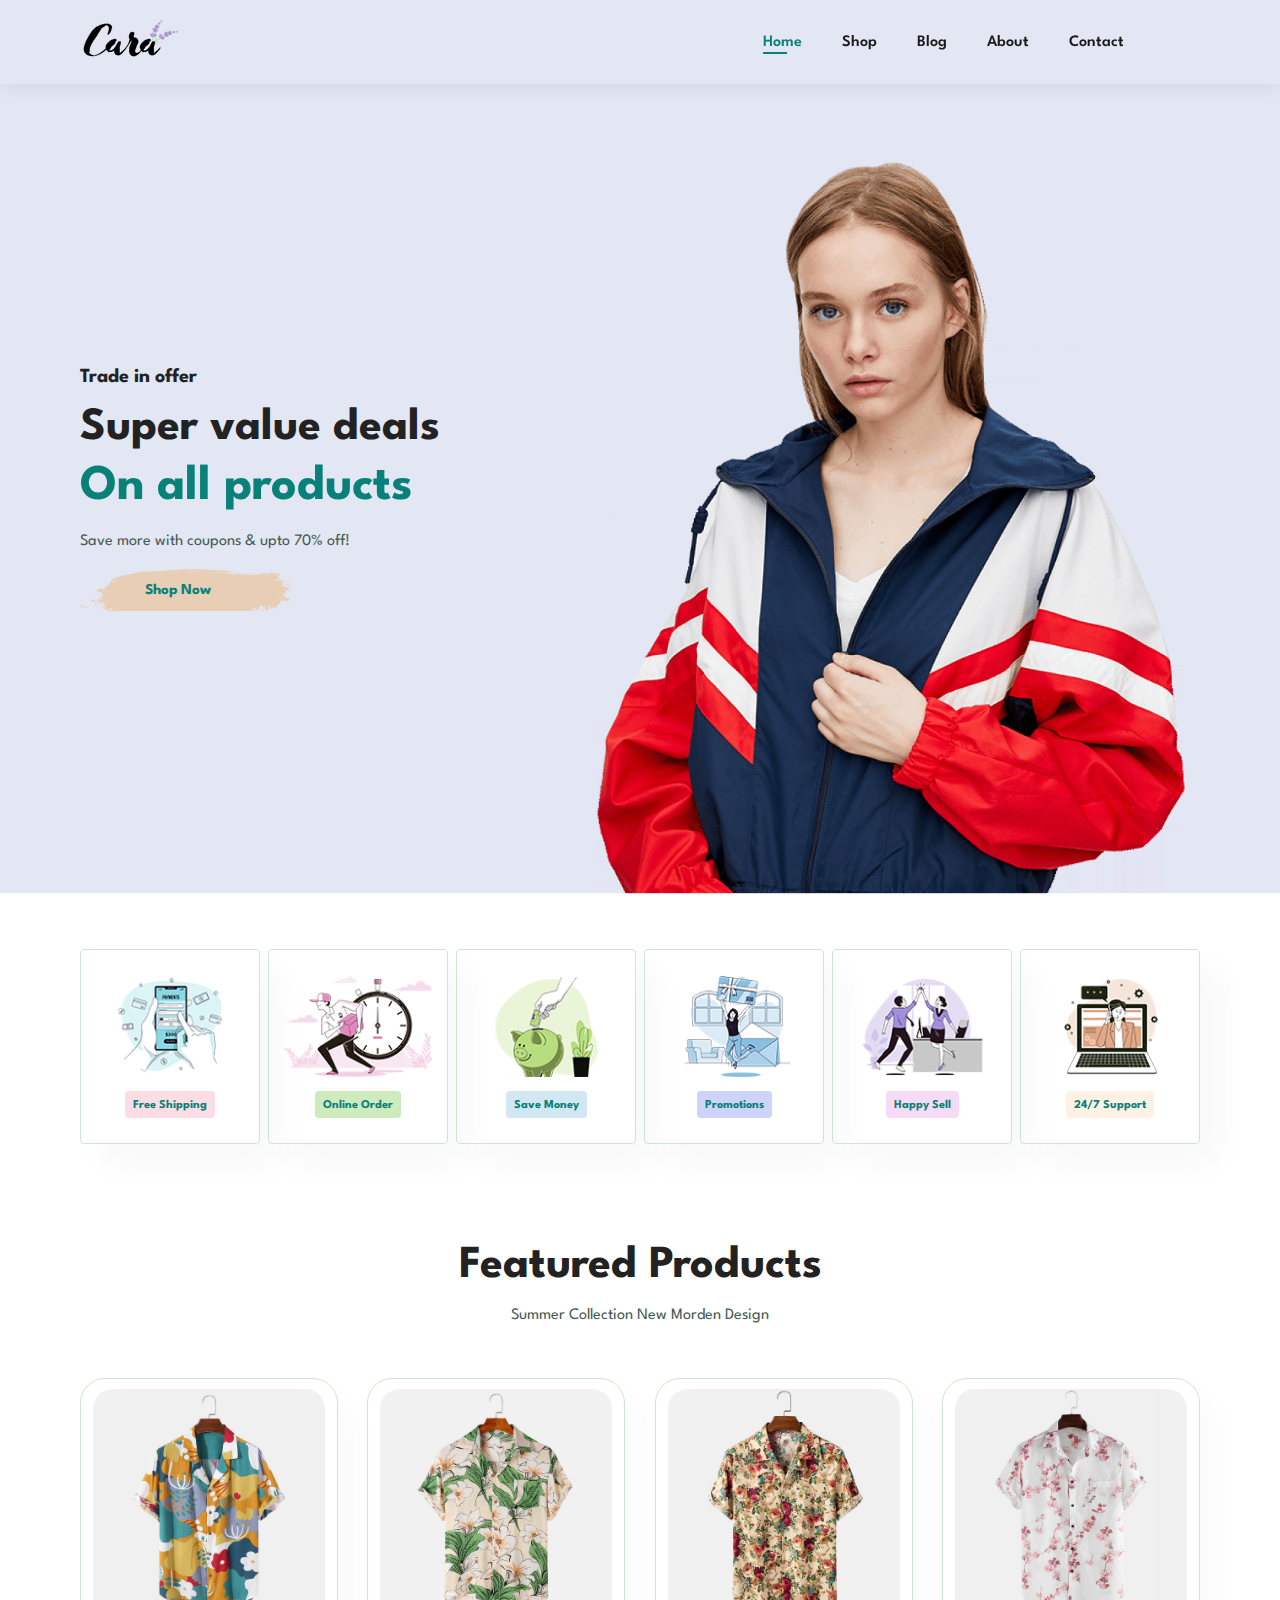
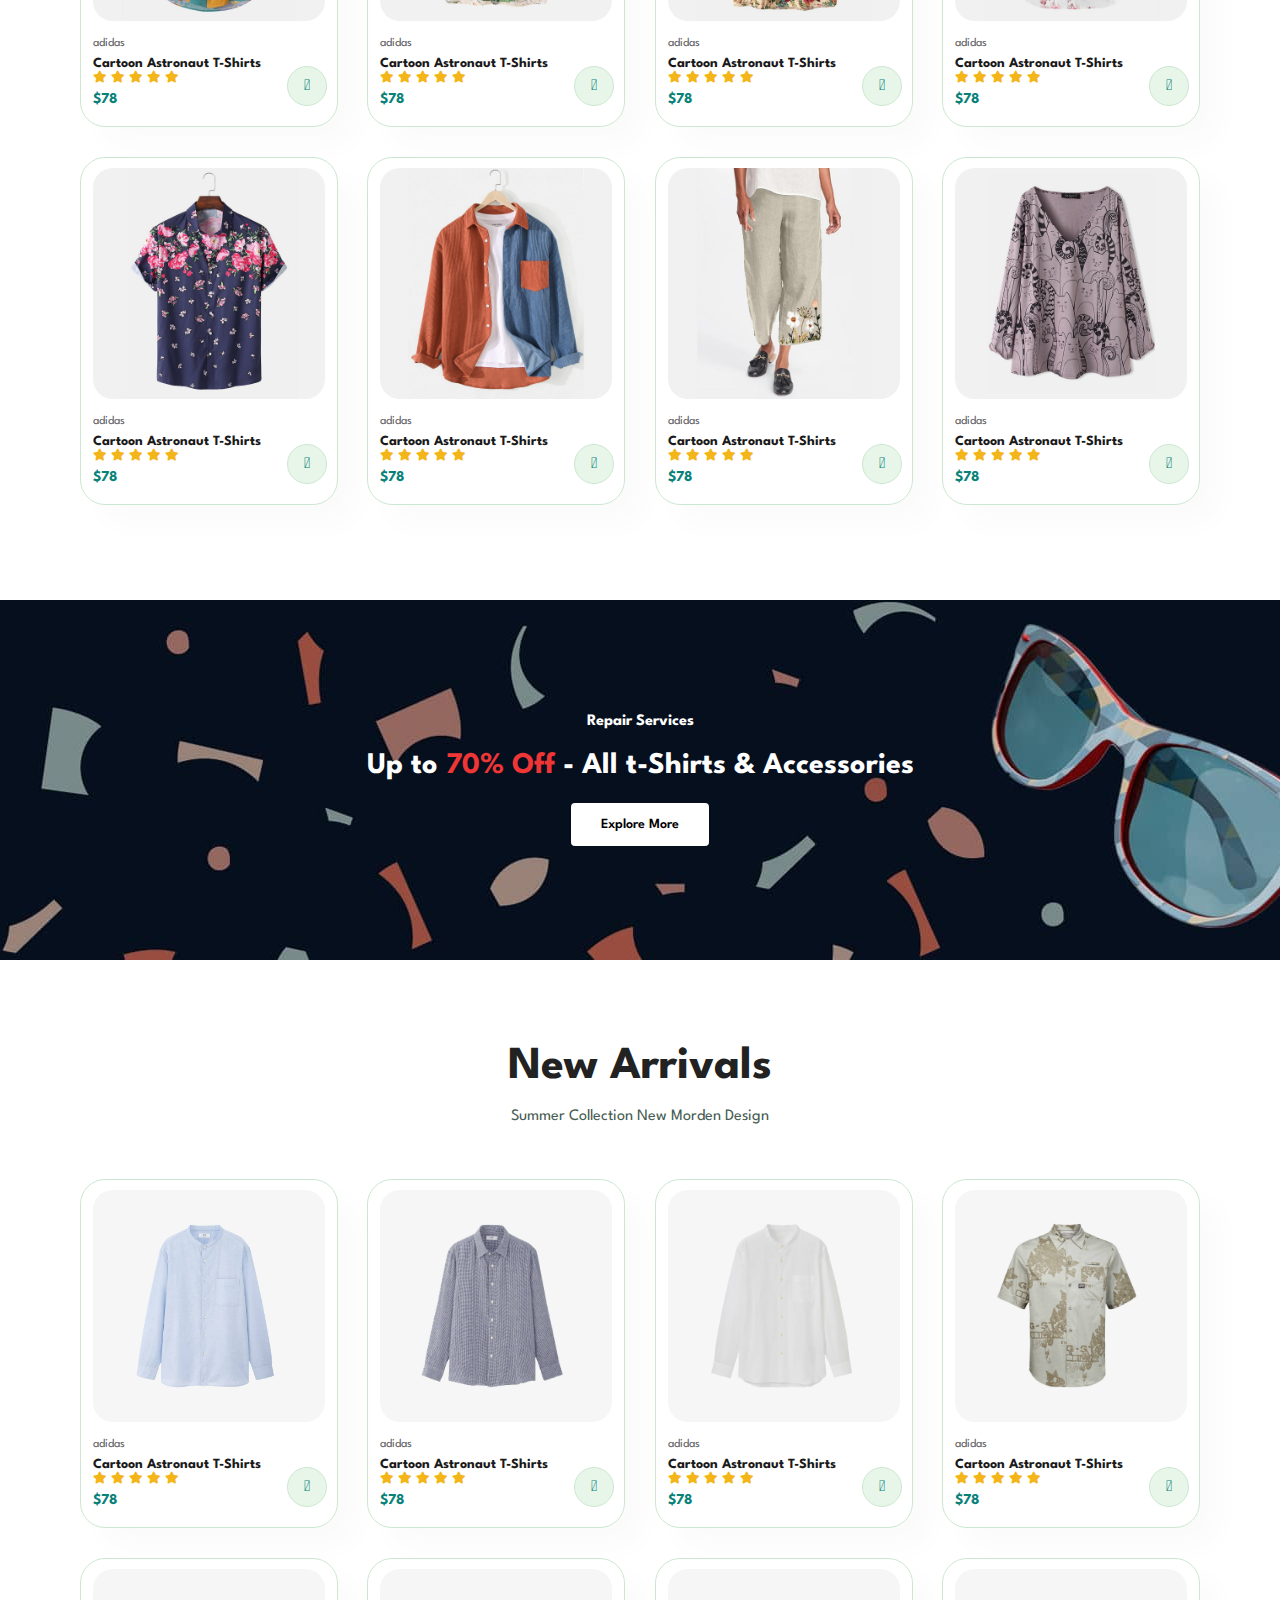
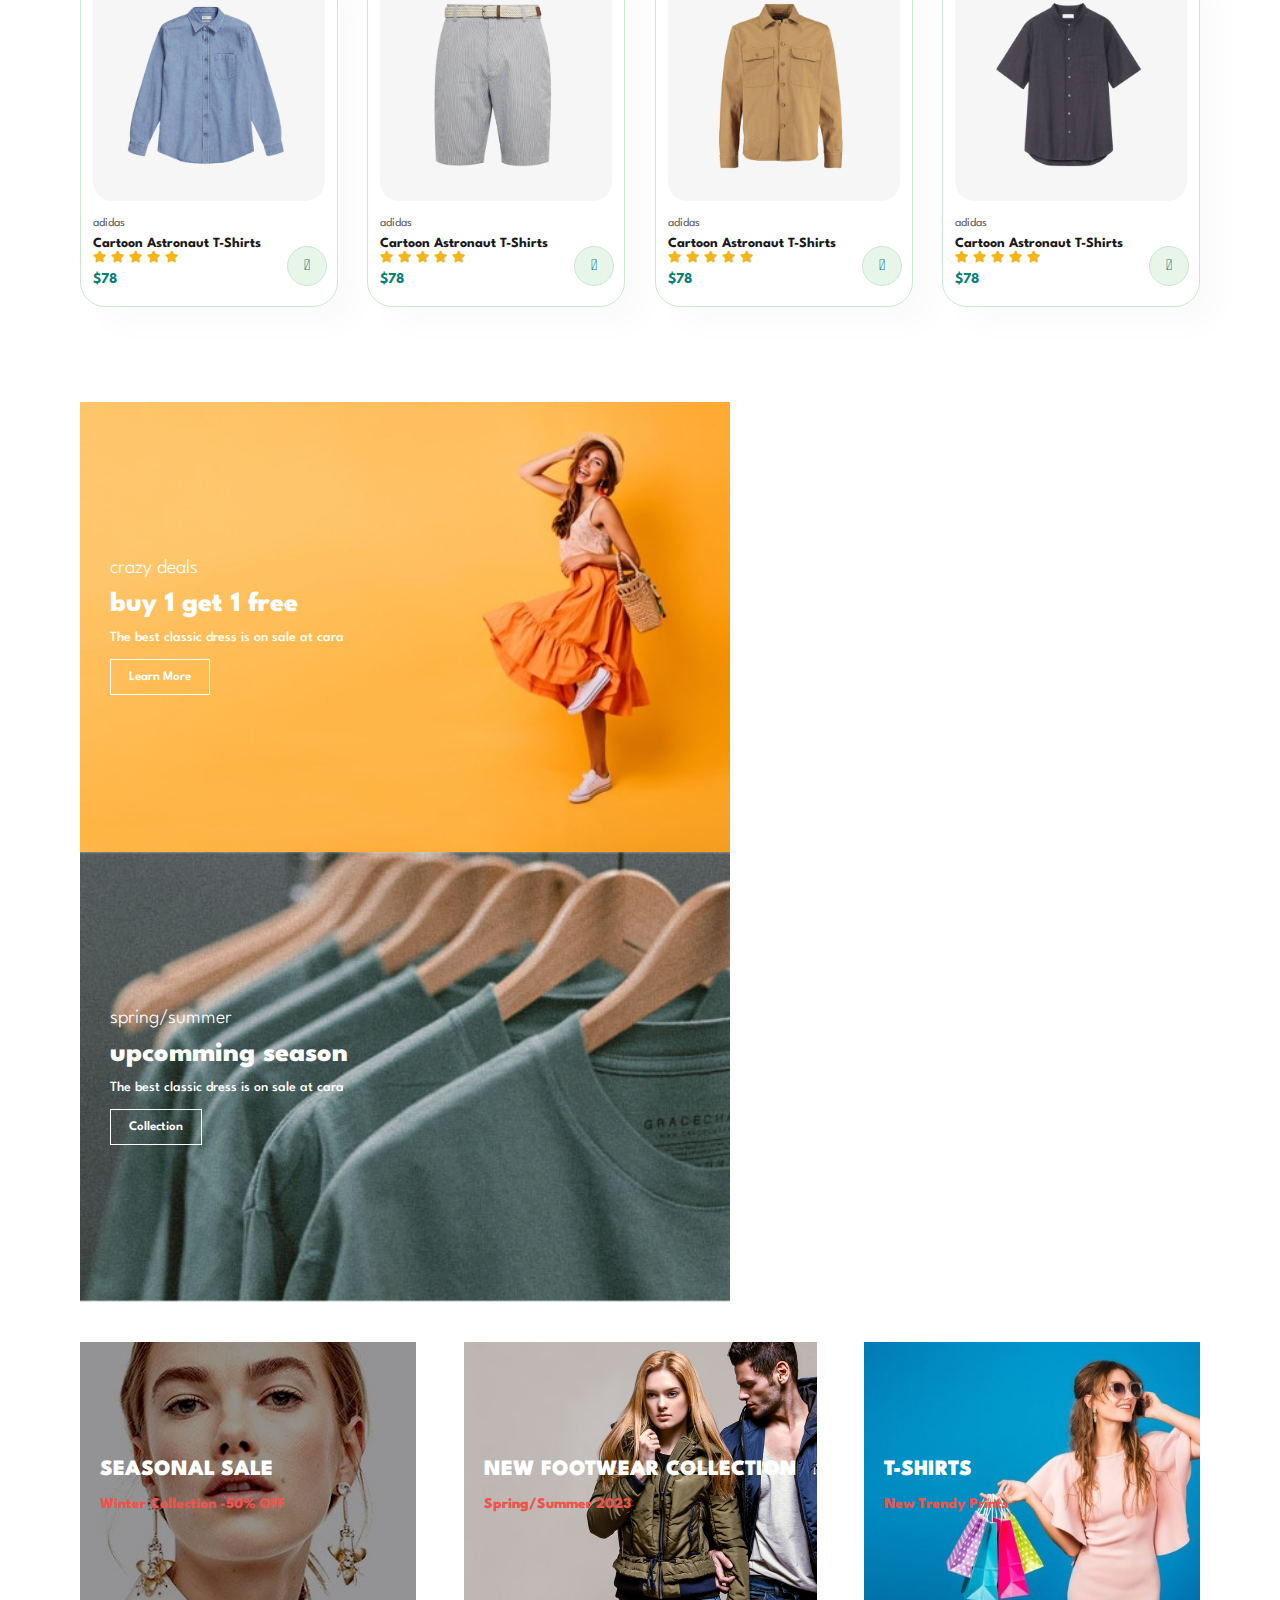
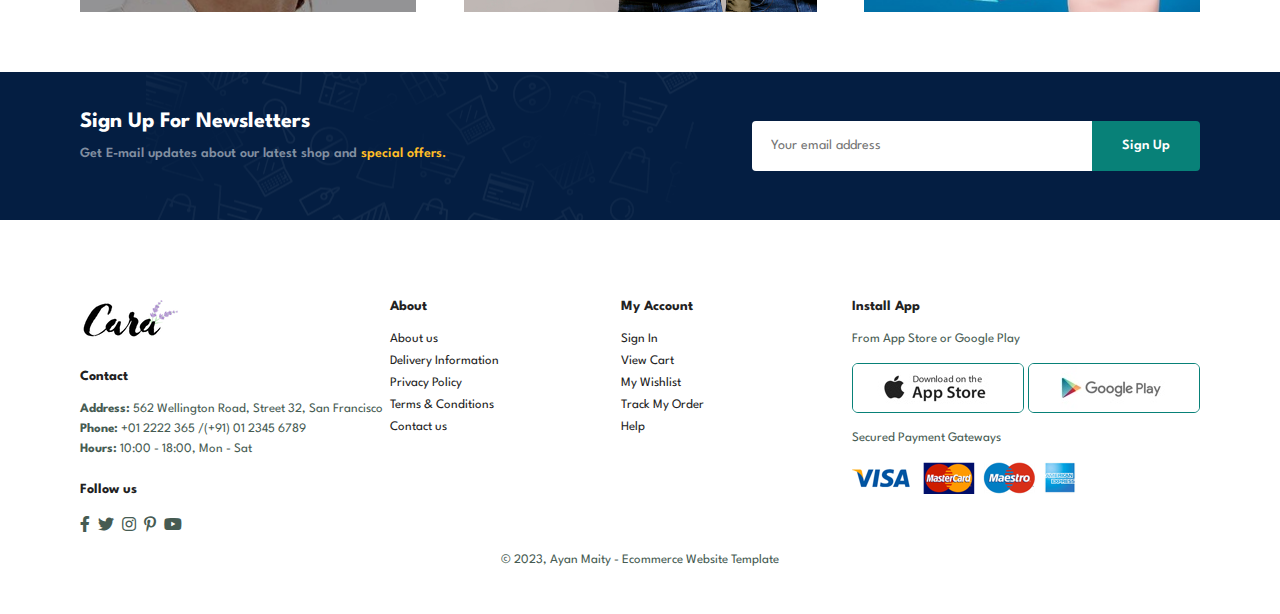
<file: index.html>
<!DOCTYPE html>
<html lang="en">
  <head>
    <meta charset="UTF-8" />
    <meta name="viewport" content="width=device-width, initial-scale=1.0" />
    <title>Ecommerce Website</title>
    <link
      rel="stylesheet"
      href="https://pro.fontawesome.com/releases/v5.10.0/css/all.css"
    />
    <link rel="stylesheet" href="style.css" />
  </head>
  <body>
    <section id="header">
      <a href="#"><img src="img/logo.png" class="logo" /></a>
      <div>
        <ul id="navbar">
          <li><a class="active" href="index.html">Home</a></li>
          <li><a href="shop.html">Shop</a></li>
          <li><a href="blog.html">Blog</a></li>
          <li><a href="about.html">About</a></li>
          <li><a href="contact.html">Contact</a></li>
          <li id="lg-bag">
            <a href="cart.html"><i class="far fa-shopping-bag"></i></a>
          </li>
          <a href="#" id="close"><i class="far fa-times"></i></a>
        </ul>
      </div>
      <div id="mobile">
        <a href="cart.html"><i class="far fa-shopping-bag"></i></a>
        <i id="bar" class="fas fa-outdent"></i>
      </div>
    </section>

    <section id="hero">
      <h4>Trade in offer</h4>
      <h2>Super value deals</h2>
      <h1>On all products</h1>
      <p>Save more with coupons & upto 70% off!</p>
      <button>Shop Now</button>
    </section>

    <section id="feature" class="section-p1">
      <div class="fe-box">
        <img src="img/features/f1.png" alt="" />
        <h6>Free Shipping</h6>
      </div>
      <div class="fe-box">
        <img src="img/features/f2.png" alt="" />
        <h6>Online Order</h6>
      </div>
      <div class="fe-box">
        <img src="img/features/f3.png" alt="" />
        <h6>Save Money</h6>
      </div>
      <div class="fe-box">
        <img src="img/features/f4.png" alt="" />
        <h6>Promotions</h6>
      </div>
      <div class="fe-box">
        <img src="img/features/f5.png" alt="" />
        <h6>Happy Sell</h6>
      </div>
      <div class="fe-box">
        <img src="img/features/f6.png" alt="" />
        <h6>24/7 Support</h6>
      </div>
    </section>

    <section id="product-1" class="section-p1">
      <h2>Featured Products</h2>
      <p>Summer Collection New Morden Design</p>
      <div class="pro-container">
        <div class="pro">
          <img src="img/products/f1.jpg" alt="" />
          <div class="des">
            <span>adidas</span>
            <h5>Cartoon Astronaut T-Shirts</h5>
            <div class="star">
              <i class="fas fa-star"></i>
              <i class="fas fa-star"></i>
              <i class="fas fa-star"></i>
              <i class="fas fa-star"></i>
              <i class="fas fa-star"></i>
            </div>
            <h4>$78</h4>
          </div>
          <a href="#"><i class="fal fa-shopping-cart cart"></i></a>
        </div>
        <div class="pro">
          <img src="img/products/f2.jpg" alt="" />
          <div class="des">
            <span>adidas</span>
            <h5>Cartoon Astronaut T-Shirts</h5>
            <div class="star">
              <i class="fas fa-star"></i>
              <i class="fas fa-star"></i>
              <i class="fas fa-star"></i>
              <i class="fas fa-star"></i>
              <i class="fas fa-star"></i>
            </div>
            <h4>$78</h4>
          </div>
          <a href="#"><i class="fal fa-shopping-cart cart"></i></a>
        </div>
        <div class="pro">
          <img src="img/products/f3.jpg" alt="" />
          <div class="des">
            <span>adidas</span>
            <h5>Cartoon Astronaut T-Shirts</h5>
            <div class="star">
              <i class="fas fa-star"></i>
              <i class="fas fa-star"></i>
              <i class="fas fa-star"></i>
              <i class="fas fa-star"></i>
              <i class="fas fa-star"></i>
            </div>
            <h4>$78</h4>
          </div>
          <a href="#"><i class="fal fa-shopping-cart cart"></i></a>
        </div>
        <div class="pro">
          <img src="img/products/f4.jpg" alt="" />
          <div class="des">
            <span>adidas</span>
            <h5>Cartoon Astronaut T-Shirts</h5>
            <div class="star">
              <i class="fas fa-star"></i>
              <i class="fas fa-star"></i>
              <i class="fas fa-star"></i>
              <i class="fas fa-star"></i>
              <i class="fas fa-star"></i>
            </div>
            <h4>$78</h4>
          </div>
          <a href="#"><i class="fal fa-shopping-cart cart"></i></a>
        </div>
        <div class="pro">
          <img src="img/products/f5.jpg" alt="" />
          <div class="des">
            <span>adidas</span>
            <h5>Cartoon Astronaut T-Shirts</h5>
            <div class="star">
              <i class="fas fa-star"></i>
              <i class="fas fa-star"></i>
              <i class="fas fa-star"></i>
              <i class="fas fa-star"></i>
              <i class="fas fa-star"></i>
            </div>
            <h4>$78</h4>
          </div>
          <a href="#"><i class="fal fa-shopping-cart cart"></i></a>
        </div>
        <div class="pro">
          <img src="img/products/f6.jpg" alt="" />
          <div class="des">
            <span>adidas</span>
            <h5>Cartoon Astronaut T-Shirts</h5>
            <div class="star">
              <i class="fas fa-star"></i>
              <i class="fas fa-star"></i>
              <i class="fas fa-star"></i>
              <i class="fas fa-star"></i>
              <i class="fas fa-star"></i>
            </div>
            <h4>$78</h4>
          </div>
          <a href="#"><i class="fal fa-shopping-cart cart"></i></a>
        </div>
        <div class="pro">
          <img src="img/products/f7.jpg" alt="" />
          <div class="des">
            <span>adidas</span>
            <h5>Cartoon Astronaut T-Shirts</h5>
            <div class="star">
              <i class="fas fa-star"></i>
              <i class="fas fa-star"></i>
              <i class="fas fa-star"></i>
              <i class="fas fa-star"></i>
              <i class="fas fa-star"></i>
            </div>
            <h4>$78</h4>
          </div>
          <a href="#"><i class="fal fa-shopping-cart cart"></i></a>
        </div>
        <div class="pro">
          <img src="img/products/f8.jpg" alt="" />
          <div class="des">
            <span>adidas</span>
            <h5>Cartoon Astronaut T-Shirts</h5>
            <div class="star">
              <i class="fas fa-star"></i>
              <i class="fas fa-star"></i>
              <i class="fas fa-star"></i>
              <i class="fas fa-star"></i>
              <i class="fas fa-star"></i>
            </div>
            <h4>$78</h4>
          </div>
          <a href="#"><i class="fal fa-shopping-cart cart"></i></a>
        </div>
      </div>
    </section>

    <section id="banner" class="section-m1">
      <h4>Repair Services</h4>
      <h2>Up to <span>70% Off</span> - All t-Shirts & Accessories</h2>
      <button class="normal">Explore More</button>
    </section>

    <section id="product-1" class="section-p1">
      <h2>New Arrivals</h2>
      <p>Summer Collection New Morden Design</p>
      <div class="pro-container">
        <div class="pro">
          <img src="img/products/n1.jpg" alt="" />
          <div class="des">
            <span>adidas</span>
            <h5>Cartoon Astronaut T-Shirts</h5>
            <div class="star">
              <i class="fas fa-star"></i>
              <i class="fas fa-star"></i>
              <i class="fas fa-star"></i>
              <i class="fas fa-star"></i>
              <i class="fas fa-star"></i>
            </div>
            <h4>$78</h4>
          </div>
          <a href="#"><i class="fal fa-shopping-cart cart"></i></a>
        </div>
        <div class="pro">
          <img src="img/products/n2.jpg" alt="" />
          <div class="des">
            <span>adidas</span>
            <h5>Cartoon Astronaut T-Shirts</h5>
            <div class="star">
              <i class="fas fa-star"></i>
              <i class="fas fa-star"></i>
              <i class="fas fa-star"></i>
              <i class="fas fa-star"></i>
              <i class="fas fa-star"></i>
            </div>
            <h4>$78</h4>
          </div>
          <a href="#"><i class="fal fa-shopping-cart cart"></i></a>
        </div>
        <div class="pro">
          <img src="img/products/n3.jpg" alt="" />
          <div class="des">
            <span>adidas</span>
            <h5>Cartoon Astronaut T-Shirts</h5>
            <div class="star">
              <i class="fas fa-star"></i>
              <i class="fas fa-star"></i>
              <i class="fas fa-star"></i>
              <i class="fas fa-star"></i>
              <i class="fas fa-star"></i>
            </div>
            <h4>$78</h4>
          </div>
          <a href="#"><i class="fal fa-shopping-cart cart"></i></a>
        </div>
        <div class="pro">
          <img src="img/products/n4.jpg" alt="" />
          <div class="des">
            <span>adidas</span>
            <h5>Cartoon Astronaut T-Shirts</h5>
            <div class="star">
              <i class="fas fa-star"></i>
              <i class="fas fa-star"></i>
              <i class="fas fa-star"></i>
              <i class="fas fa-star"></i>
              <i class="fas fa-star"></i>
            </div>
            <h4>$78</h4>
          </div>
          <a href="#"><i class="fal fa-shopping-cart cart"></i></a>
        </div>
        <div class="pro">
          <img src="img/products/n5.jpg" alt="" />
          <div class="des">
            <span>adidas</span>
            <h5>Cartoon Astronaut T-Shirts</h5>
            <div class="star">
              <i class="fas fa-star"></i>
              <i class="fas fa-star"></i>
              <i class="fas fa-star"></i>
              <i class="fas fa-star"></i>
              <i class="fas fa-star"></i>
            </div>
            <h4>$78</h4>
          </div>
          <a href="#"><i class="fal fa-shopping-cart cart"></i></a>
        </div>
        <div class="pro">
          <img src="img/products/n6.jpg" alt="" />
          <div class="des">
            <span>adidas</span>
            <h5>Cartoon Astronaut T-Shirts</h5>
            <div class="star">
              <i class="fas fa-star"></i>
              <i class="fas fa-star"></i>
              <i class="fas fa-star"></i>
              <i class="fas fa-star"></i>
              <i class="fas fa-star"></i>
            </div>
            <h4>$78</h4>
          </div>
          <a href="#"><i class="fal fa-shopping-cart cart"></i></a>
        </div>
        <div class="pro">
          <img src="img/products/n7.jpg" alt="" />
          <div class="des">
            <span>adidas</span>
            <h5>Cartoon Astronaut T-Shirts</h5>
            <div class="star">
              <i class="fas fa-star"></i>
              <i class="fas fa-star"></i>
              <i class="fas fa-star"></i>
              <i class="fas fa-star"></i>
              <i class="fas fa-star"></i>
            </div>
            <h4>$78</h4>
          </div>
          <a href="#"><i class="fal fa-shopping-cart cart"></i></a>
        </div>
        <div class="pro">
          <img src="img/products/n8.jpg" alt="" />
          <div class="des">
            <span>adidas</span>
            <h5>Cartoon Astronaut T-Shirts</h5>
            <div class="star">
              <i class="fas fa-star"></i>
              <i class="fas fa-star"></i>
              <i class="fas fa-star"></i>
              <i class="fas fa-star"></i>
              <i class="fas fa-star"></i>
            </div>
            <h4>$78</h4>
          </div>
          <a href="#"><i class="fal fa-shopping-cart cart"></i></a>
        </div>
      </div>
    </section>

    <section id="sm-banner" class="section-p1">
      <div class="banner-box">
        <h4>crazy deals</h4>
        <h2>buy 1 get 1 free</h2>
        <span>The best classic dress is on sale at cara</span>
        <button class="white">Learn More</button>
      </div>
      <div class="banner-box banner-box2">
        <h4>spring/summer</h4>
        <h2>upcomming season</h2>
        <span>The best classic dress is on sale at cara</span>
        <button class="white">Collection</button>
      </div>
    </section>

    <section id="banner3">
      <div class="banner-box">
        <h2>SEASONAL SALE</h2>
        <h3>Winter Collection -50% OFF</h3>
      </div>
      <div class="banner-box banner-box2">
        <h2>NEW FOOTWEAR COLLECTION</h2>
        <h3>Spring/Summer 2023</h3>
      </div>
      <div class="banner-box banner-box3">
        <h2>T-SHIRTS</h2>
        <h3>New Trendy Prints</h3>
      </div>
    </section>

    <section id="newsletter" class="section-p1 section-m1">
      <div class="newstext">
        <h4>Sign Up For Newsletters</h4>
        <p>
          Get E-mail updates about our latest shop and
          <span>special offers.</span>
        </p>
      </div>
      <div class="form">
        <input type="text" placeholder="Your email address" />
        <button class="normal">Sign Up</button>
      </div>
    </section>

    <footer class="section-p1">
      <div class="col">
        <img class="logo" src="img/logo.png" alt="" />
        <h4>Contact</h4>
        <p>
          <strong>Address:</strong> 562 Wellington Road, Street 32, San
          Francisco
        </p>
        <p><strong>Phone:</strong> +01 2222 365 /(+91) 01 2345 6789</p>
        <p><strong>Hours:</strong> 10:00 - 18:00, Mon - Sat</p>
        <div class="follow">
          <h4>Follow us</h4>
          <div class="icon">
            <i class="fab fa-facebook-f"></i>
            <i class="fab fa-twitter"></i>
            <i class="fab fa-instagram"></i>
            <i class="fab fa-pinterest-p"></i>
            <i class="fab fa-youtube"></i>
          </div>
        </div>
      </div>

      <div class="col">
        <h4>About</h4>
        <a href="#">About us</a>
        <a href="#">Delivery Information</a>
        <a href="#">Privacy Policy</a>
        <a href="#">Terms & Conditions</a>
        <a href="#">Contact us</a>
      </div>

      <div class="col">
        <h4>My Account</h4>
        <a href="#">Sign In</a>
        <a href="#">View Cart</a>
        <a href="#">My Wishlist</a>
        <a href="#">Track My Order</a>
        <a href="#">Help</a>
      </div>

      <div class="col install">
        <h4>Install App</h4>
        <p>From App Store or Google Play</p>
        <div class="row">
          <img src="img/pay/app.jpg" alt="" />
          <img src="img/pay/play.jpg" alt="" />
        </div>
        <p>Secured Payment Gateways</p>
        <img src="img/pay/pay.png" alt="" />
      </div>

      <div class="copyright">
        <p>© 2023, Ayan Maity - Ecommerce Website Template</p>
      </div>
    </footer>

    <script src="script.js"></script>
  </body>
</html>
</file>
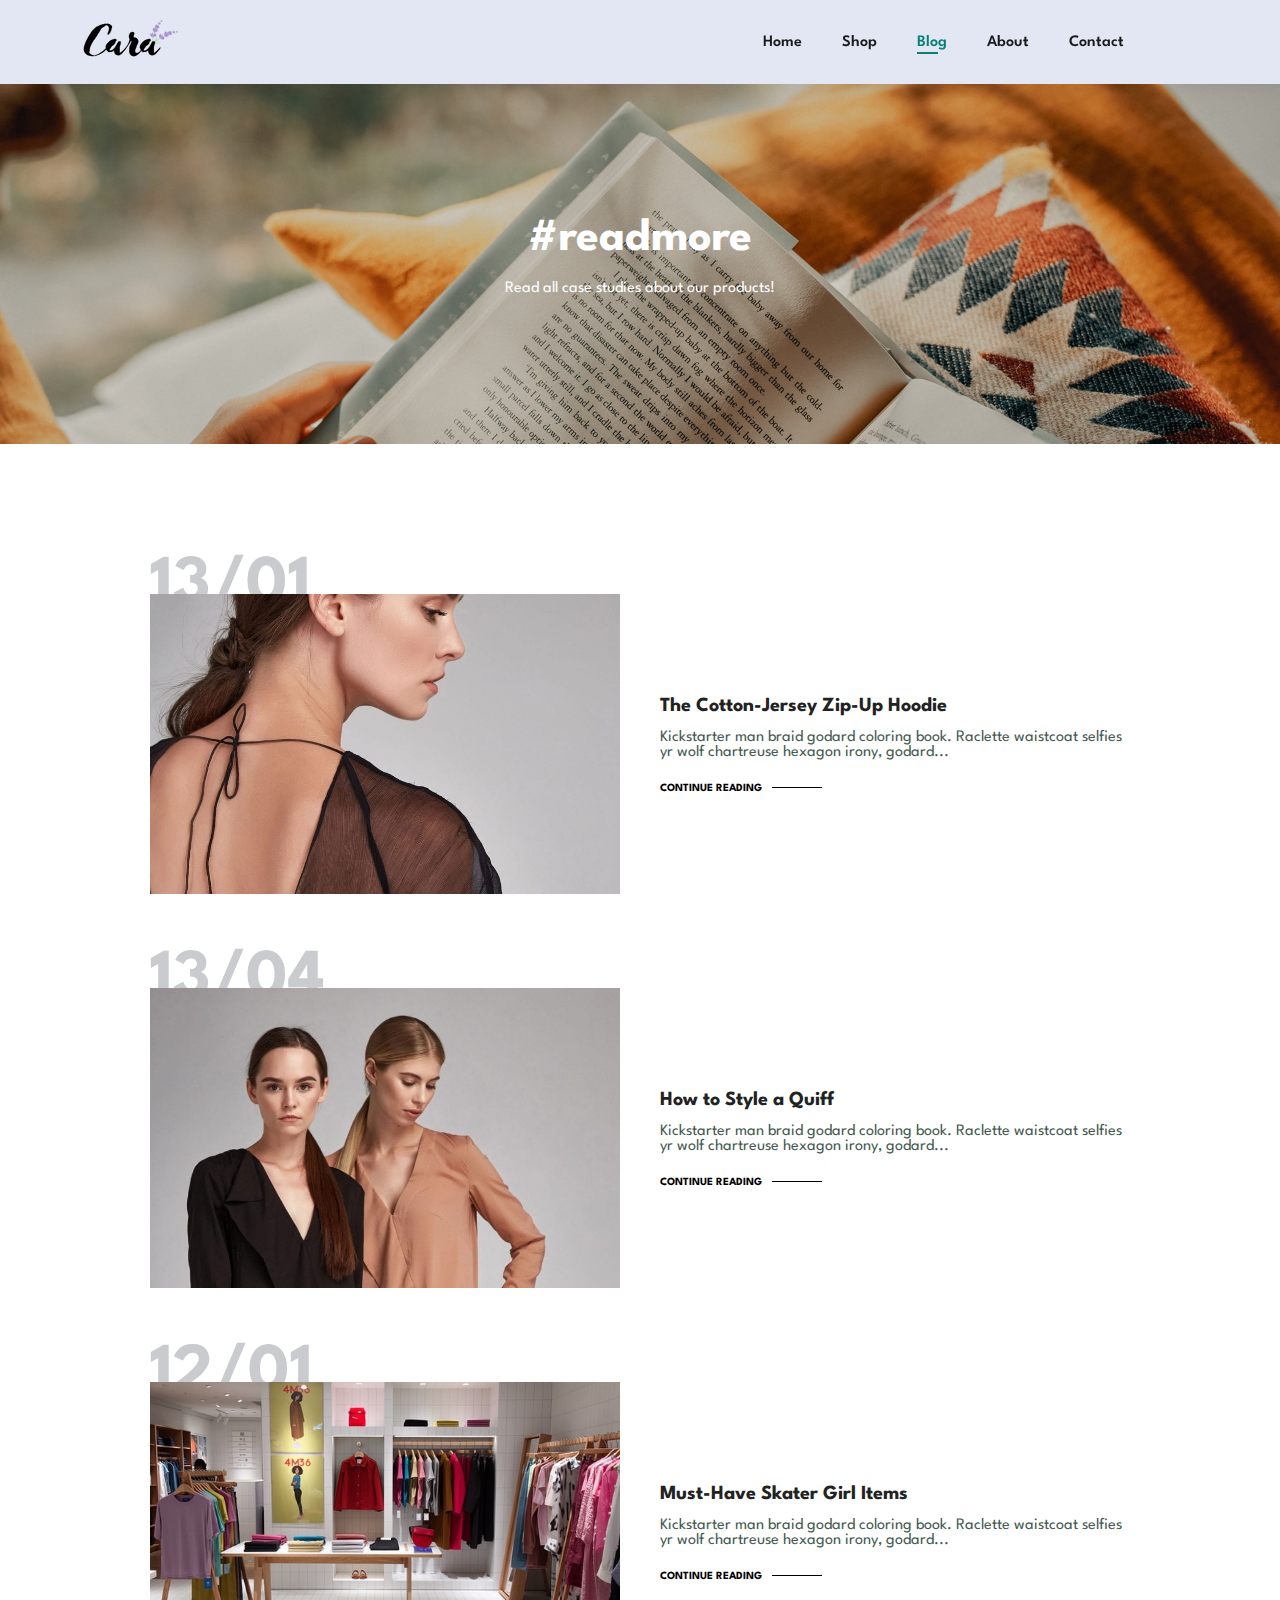
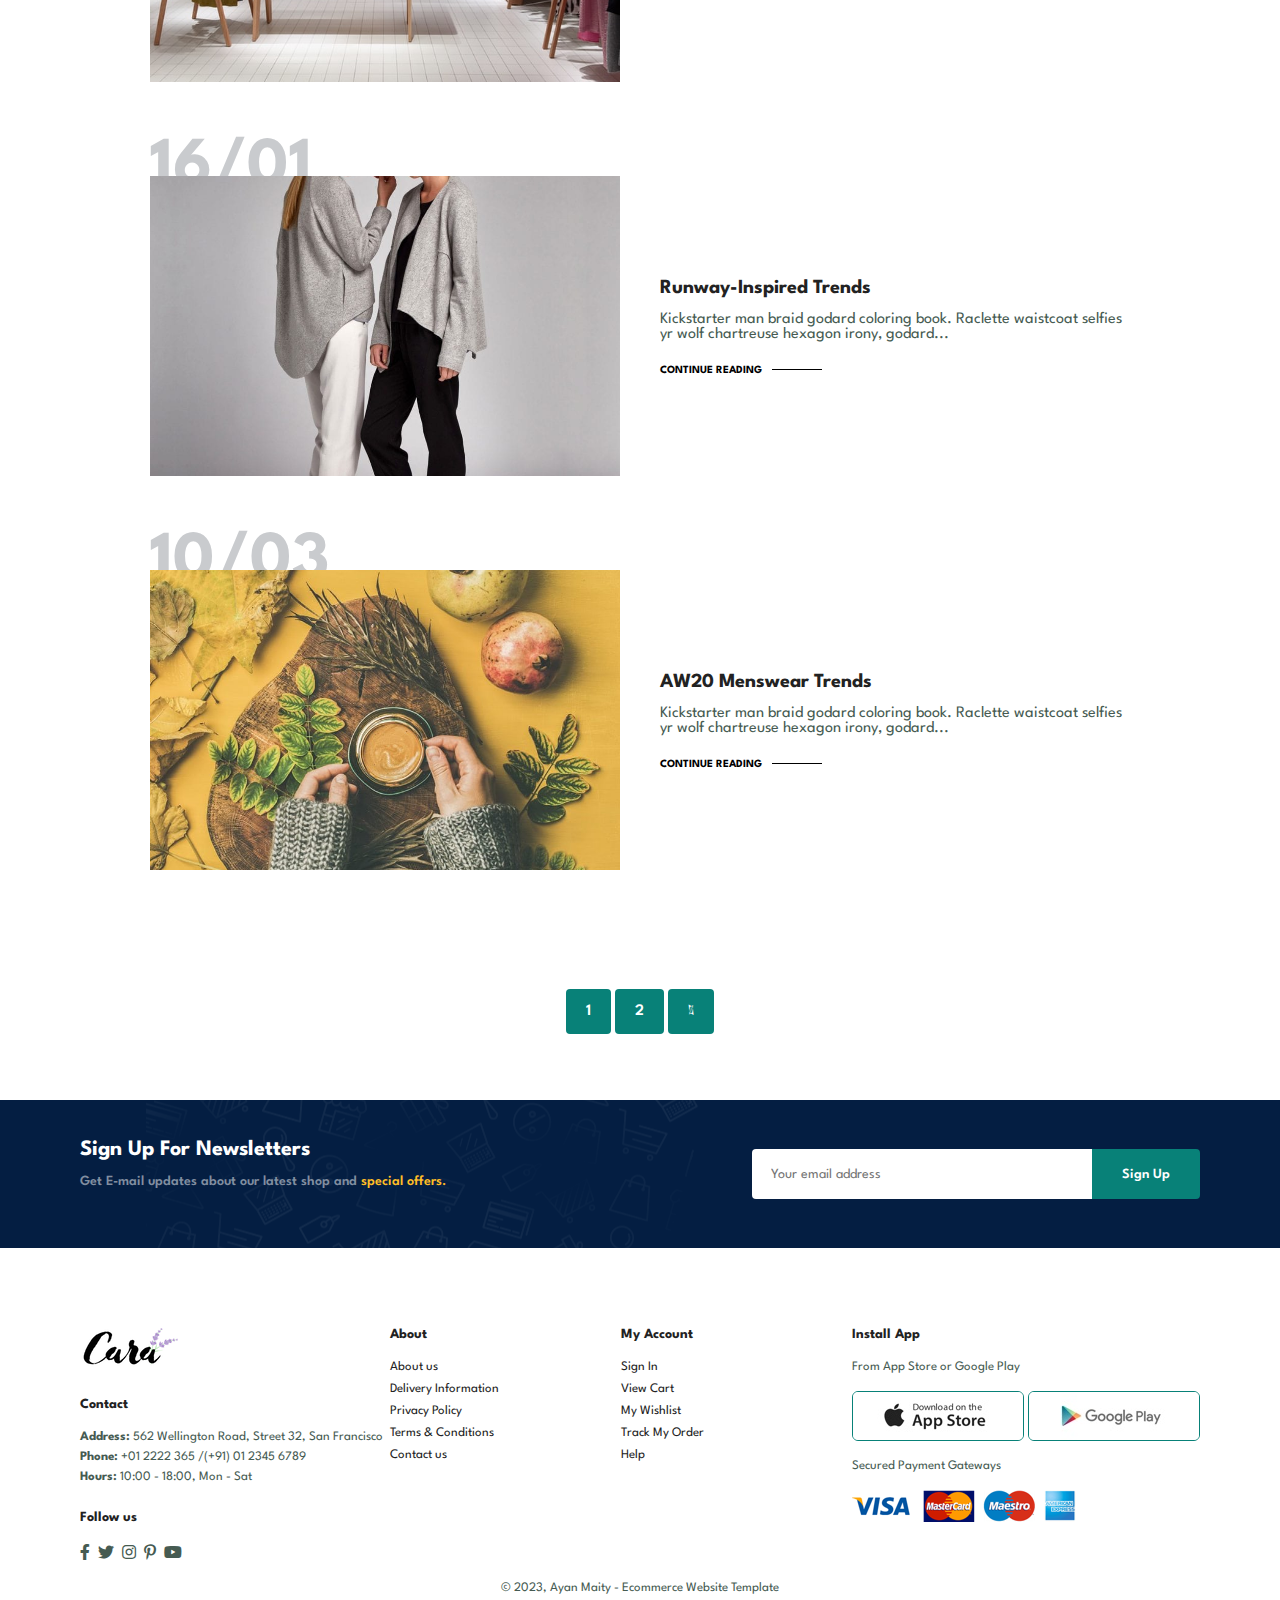
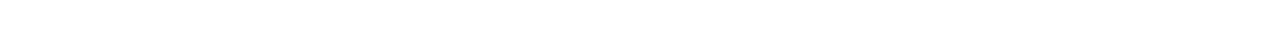
<file: blog.html>
<!DOCTYPE html>
<html lang="en">
  <head>
    <meta charset="UTF-8" />
    <meta name="viewport" content="width=device-width, initial-scale=1.0" />
    <title>Ecommerce Website</title>
    <link
      rel="stylesheet"
      href="https://pro.fontawesome.com/releases/v5.10.0/css/all.css"
    />
    <link rel="stylesheet" href="style.css" />
  </head>
  <body>
    <section id="header">
      <a href="#"><img src="img/logo.png" class="logo" /></a>
      <div>
        <ul id="navbar">
          <li><a href="index.html">Home</a></li>
          <li><a href="shop.html">Shop</a></li>
          <li><a class="active" href="blog.html">Blog</a></li>
          <li><a href="about.html">About</a></li>
          <li><a href="contact.html">Contact</a></li>
          <li id="lg-bag">
            <a href="cart.html"><i class="far fa-shopping-bag"></i></a>
          </li>
          <a href="#" id="close"><i class="far fa-times"></i></a>
        </ul>
      </div>
      <div id="mobile">
        <a href="cart.html"><i class="far fa-shopping-bag"></i></a>
        <i id="bar" class="fas fa-outdent"></i>
      </div>
    </section>

    <section id="page-header" class="blog-header">
      <h2>#readmore</h2>
      <p>Read all case studies about our products!</p>
    </section>

    <section id="blog">
      <div class="blog-box">
        <div class="blog-img">
          <img src="img/blog/b1.jpg" alt="" />
        </div>
        <div class="blog-details">
          <h4>The Cotton-Jersey Zip-Up Hoodie</h4>
          <p>
            Kickstarter man braid godard coloring book. Raclette waistcoat
            selfies yr wolf chartreuse hexagon irony, godard...
          </p>
          <a href="#">CONTINUE READING</a>
        </div>
        <h1>13/01</h1>
      </div>
      <div class="blog-box">
        <div class="blog-img">
          <img src="img/blog/b2.jpg" alt="" />
        </div>
        <div class="blog-details">
          <h4>How to Style a Quiff</h4>
          <p>
            Kickstarter man braid godard coloring book. Raclette waistcoat
            selfies yr wolf chartreuse hexagon irony, godard...
          </p>
          <a href="#">CONTINUE READING</a>
        </div>
        <h1>13/04</h1>
      </div>
      <div class="blog-box">
        <div class="blog-img">
          <img src="img/blog/b3.jpg" alt="" />
        </div>
        <div class="blog-details">
          <h4>Must-Have Skater Girl Items</h4>
          <p>
            Kickstarter man braid godard coloring book. Raclette waistcoat
            selfies yr wolf chartreuse hexagon irony, godard...
          </p>
          <a href="#">CONTINUE READING</a>
        </div>
        <h1>12/01</h1>
      </div>
      <div class="blog-box">
        <div class="blog-img">
          <img src="img/blog/b4.jpg" alt="" />
        </div>
        <div class="blog-details">
          <h4>Runway-Inspired Trends</h4>
          <p>
            Kickstarter man braid godard coloring book. Raclette waistcoat
            selfies yr wolf chartreuse hexagon irony, godard...
          </p>
          <a href="#">CONTINUE READING</a>
        </div>
        <h1>16/01</h1>
      </div>
      <div class="blog-box">
        <div class="blog-img">
          <img src="img/blog/b6.jpg" alt="" />
        </div>
        <div class="blog-details">
          <h4>AW20 Menswear Trends</h4>
          <p>
            Kickstarter man braid godard coloring book. Raclette waistcoat
            selfies yr wolf chartreuse hexagon irony, godard...
          </p>
          <a href="#">CONTINUE READING</a>
        </div>
        <h1>10/03</h1>
      </div>    
    </section>

    <section id="pagination" class="section-p1">
      <a href="#">1</a>
      <a href="#">2</a>
      <a href="#"><i class="fal fa-long-arrow-alt-right"></i></a>
    </section>

    <section id="newsletter" class="section-p1 section-m1">
      <div class="newstext">
        <h4>Sign Up For Newsletters</h4>
        <p>
          Get E-mail updates about our latest shop and
          <span>special offers.</span>
        </p>
      </div>
      <div class="form">
        <input type="text" placeholder="Your email address" />
        <button class="normal">Sign Up</button>
      </div>
    </section>

    <footer class="section-p1">
      <div class="col">
        <img class="logo" src="img/logo.png" alt="" />
        <h4>Contact</h4>
        <p>
          <strong>Address:</strong> 562 Wellington Road, Street 32, San
          Francisco
        </p>
        <p><strong>Phone:</strong> +01 2222 365 /(+91) 01 2345 6789</p>
        <p><strong>Hours:</strong> 10:00 - 18:00, Mon - Sat</p>
        <div class="follow">
          <h4>Follow us</h4>
          <div class="icon">
            <i class="fab fa-facebook-f"></i>
            <i class="fab fa-twitter"></i>
            <i class="fab fa-instagram"></i>
            <i class="fab fa-pinterest-p"></i>
            <i class="fab fa-youtube"></i>
          </div>
        </div>
      </div>

      <div class="col">
        <h4>About</h4>
        <a href="#">About us</a>
        <a href="#">Delivery Information</a>
        <a href="#">Privacy Policy</a>
        <a href="#">Terms & Conditions</a>
        <a href="#">Contact us</a>
      </div>

      <div class="col">
        <h4>My Account</h4>
        <a href="#">Sign In</a>
        <a href="#">View Cart</a>
        <a href="#">My Wishlist</a>
        <a href="#">Track My Order</a>
        <a href="#">Help</a>
      </div>

      <div class="col install">
        <h4>Install App</h4>
        <p>From App Store or Google Play</p>
        <div class="row">
          <img src="img/pay/app.jpg" alt="" />
          <img src="img/pay/play.jpg" alt="" />
        </div>
        <p>Secured Payment Gateways</p>
        <img src="img/pay/pay.png" alt="" />
      </div>

      <div class="copyright">
        <p>© 2023, Ayan Maity - Ecommerce Website Template</p>
      </div>
    </footer>

    <script src="script.js"></script>
  </body>
</html>
</file>
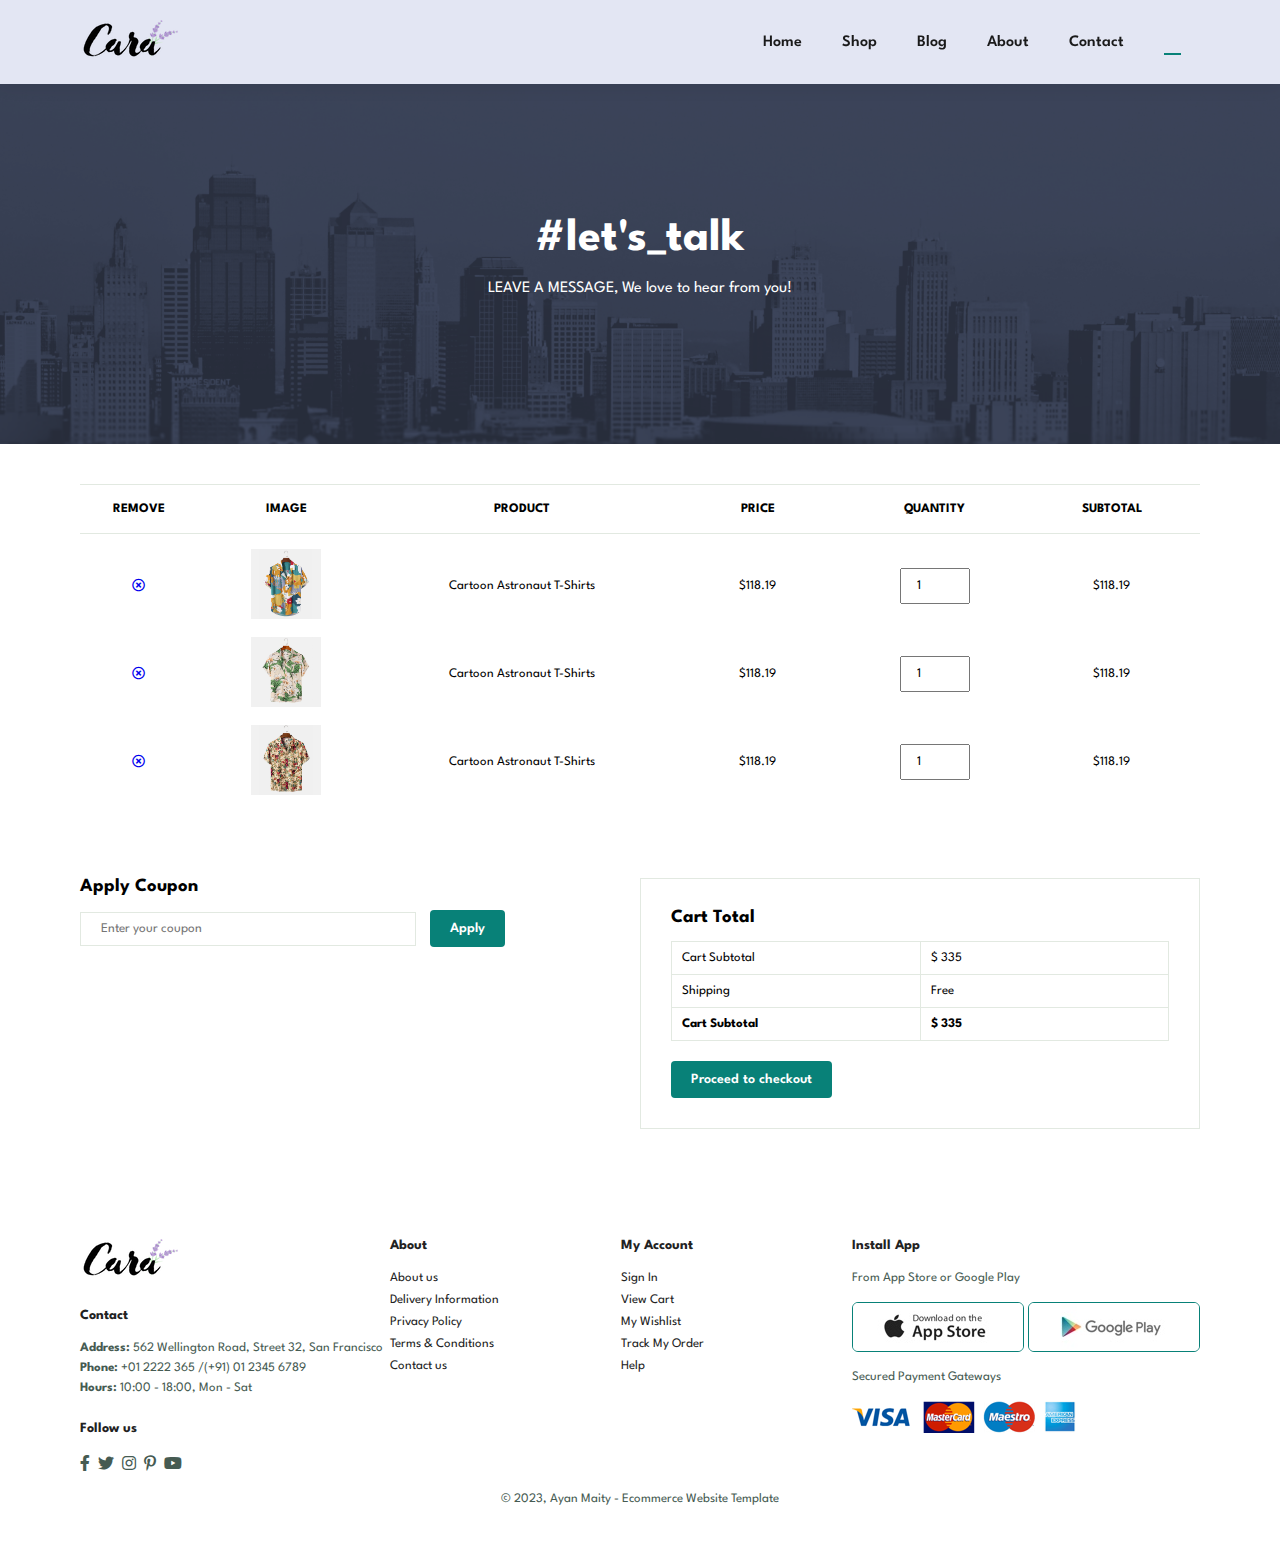
<file: cart.html>
<!DOCTYPE html>
<html lang="en">
  <head>
    <meta charset="UTF-8" />
    <meta name="viewport" content="width=device-width, initial-scale=1.0" />
    <title>Ecommerce Website</title>
    <link
      rel="stylesheet"
      href="https://pro.fontawesome.com/releases/v5.10.0/css/all.css"
    />
    <link rel="stylesheet" href="style.css" />
  </head>
  <body>
    <section id="header">
      <a href="#"><img src="img/logo.png" class="logo" /></a>
      <div>
        <ul id="navbar">
          <li><a href="index.html">Home</a></li>
          <li><a href="shop.html">Shop</a></li>
          <li><a href="blog.html">Blog</a></li>
          <li><a href="about.html">About</a></li>
          <li><a href="contact.html">Contact</a></li>
          <li id="lg-bag">
            <a class="active" href="cart.html"
              ><i class="far fa-shopping-bag"></i
            ></a>
          </li>
          <a href="#" id="close"><i class="far fa-times"></i></a>
        </ul>
      </div>
      <div id="mobile">
        <a href="cart.html"><i class="far fa-shopping-bag"></i></a>
        <i id="bar" class="fas fa-outdent"></i>
      </div>
    </section>

    <section id="page-header" class="about-header">
      <h2>#let's_talk</h2>
      <p>LEAVE A MESSAGE, We love to hear from you!</p>
    </section>

    <section id="cart" class="section-p1">
      <table width="100%">
        <thead>
          <tr>
            <td>Remove</td>
            <td>Image</td>
            <td>Product</td>
            <td>Price</td>
            <td>Quantity</td>
            <td>Subtotal</td>
          </tr>
        </thead>
        <tbody>
          <tr>
            <td>
              <a href="#"><i class="far fa-times-circle"></i></a>
            </td>
            <td><img src="img/products/f1.jpg" alt="" /></td>
            <td>Cartoon Astronaut T-Shirts</td>
            <td>$118.19</td>
            <td><input type="number" value="1" /></td>
            <td>$118.19</td>
          </tr>
          <tr>
            <td>
              <a href="#"><i class="far fa-times-circle"></i></a>
            </td>
            <td><img src="img/products/f2.jpg" alt="" /></td>
            <td>Cartoon Astronaut T-Shirts</td>
            <td>$118.19</td>
            <td><input type="number" value="1" /></td>
            <td>$118.19</td>
          </tr>
          <tr>
            <td>
              <a href="#"><i class="far fa-times-circle"></i></a>
            </td>
            <td><img src="img/products/f3.jpg" alt="" /></td>
            <td>Cartoon Astronaut T-Shirts</td>
            <td>$118.19</td>
            <td><input type="number" value="1" /></td>
            <td>$118.19</td>
          </tr>
        </tbody>
      </table>
    </section>

    <section id="cart-add" class="section-p1">
      <div id="coupon">
        <h3>Apply Coupon</h3>
        <div>
          <input type="text" placeholder="Enter your coupon" />
          <button class="normal">Apply</button>
        </div>
      </div>
      <div id="subtotal">
        <h3>Cart Total</h3>
        <table>
          <tr>
            <td>Cart Subtotal</td>
            <td>$ 335</td>
          </tr>

            <td>Shipping</td>
            <td>Free</td>
          </tr>
          <tr>
            <td><strong>Cart Subtotal</strong></td>
            <td><strong>$ 335</strong></td>
          </tr>
          <tr>
        </table>
        <button class="normal">Proceed to checkout</button>
      </div>
      
    </section>

    <footer class="section-p1">
      <div class="col">
        <img class="logo" src="img/logo.png" alt="" />
        <h4>Contact</h4>
        <p>
          <strong>Address:</strong> 562 Wellington Road, Street 32, San
          Francisco
        </p>
        <p><strong>Phone:</strong> +01 2222 365 /(+91) 01 2345 6789</p>
        <p><strong>Hours:</strong> 10:00 - 18:00, Mon - Sat</p>
        <div class="follow">
          <h4>Follow us</h4>
          <div class="icon">
            <i class="fab fa-facebook-f"></i>
            <i class="fab fa-twitter"></i>
            <i class="fab fa-instagram"></i>
            <i class="fab fa-pinterest-p"></i>
            <i class="fab fa-youtube"></i>
          </div>
        </div>
      </div>

      <div class="col">
        <h4>About</h4>
        <a href="#">About us</a>
        <a href="#">Delivery Information</a>
        <a href="#">Privacy Policy</a>
        <a href="#">Terms & Conditions</a>
        <a href="#">Contact us</a>
      </div>

      <div class="col">
        <h4>My Account</h4>
        <a href="#">Sign In</a>
        <a href="#">View Cart</a>
        <a href="#">My Wishlist</a>
        <a href="#">Track My Order</a>
        <a href="#">Help</a>
      </div>

      <div class="col install">
        <h4>Install App</h4>
        <p>From App Store or Google Play</p>
        <div class="row">
          <img src="img/pay/app.jpg" alt="" />
          <img src="img/pay/play.jpg" alt="" />
        </div>
        <p>Secured Payment Gateways</p>
        <img src="img/pay/pay.png" alt="" />
      </div>

      <div class="copyright">
        <p>© 2023, Ayan Maity - Ecommerce Website Template</p>
      </div>
    </footer>

    <script src="script.js"></script>
  </body>
</html>
</file>
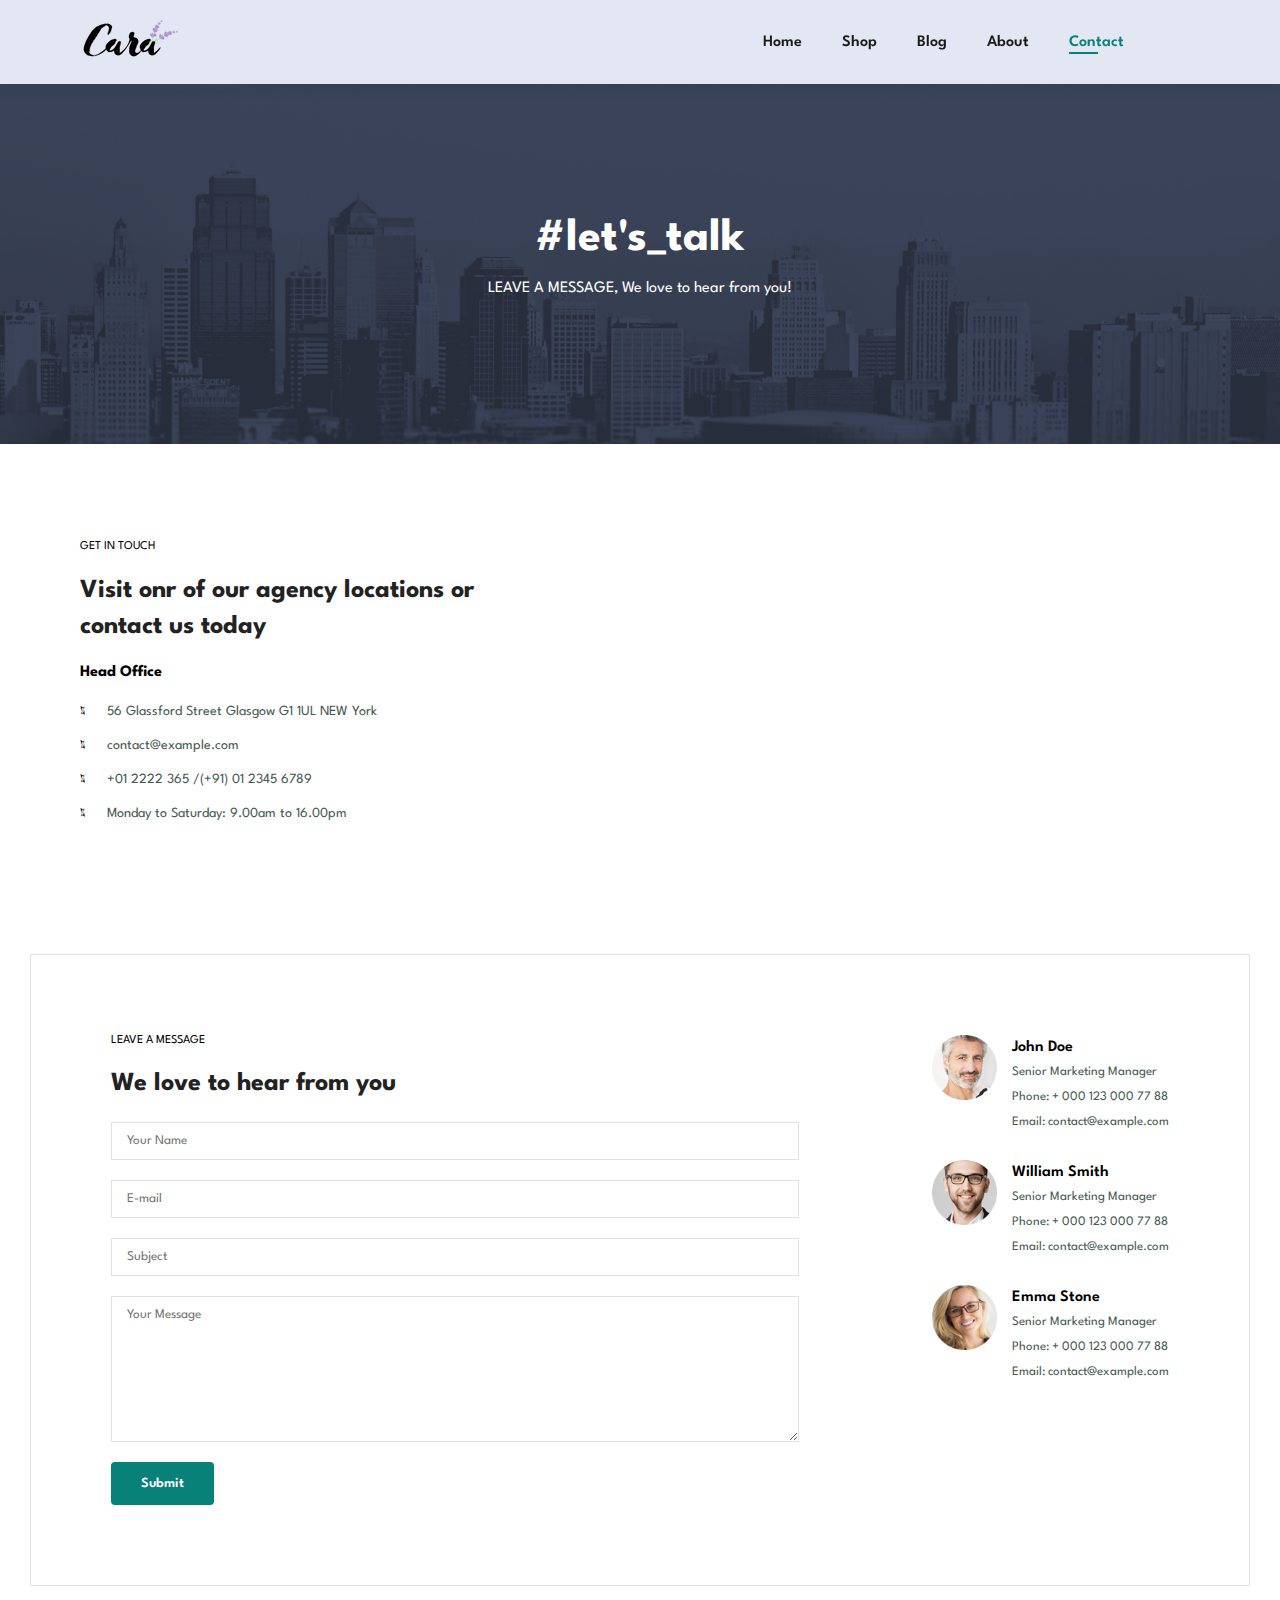
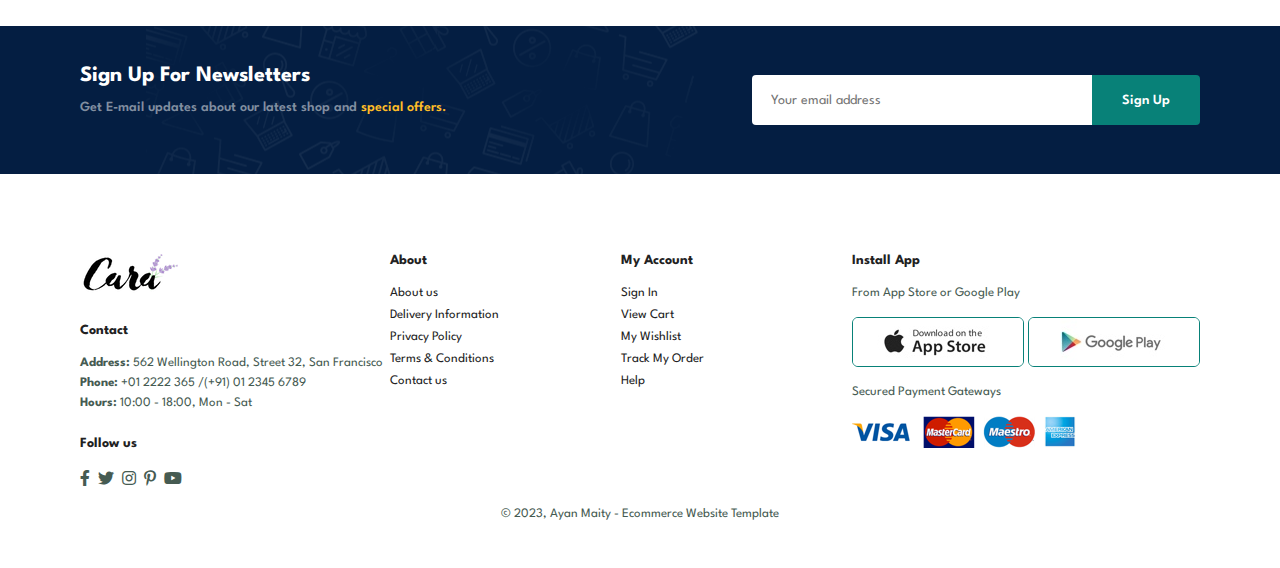
<file: contact.html>
<!DOCTYPE html>
<html lang="en">
  <head>
    <meta charset="UTF-8" />
    <meta name="viewport" content="width=device-width, initial-scale=1.0" />
    <title>Ecommerce Website</title>
    <link
      rel="stylesheet"
      href="https://pro.fontawesome.com/releases/v5.10.0/css/all.css"
    />
    <link rel="stylesheet" href="style.css" />
  </head>
  <body>
    <section id="header">
      <a href="#"><img src="img/logo.png" class="logo" /></a>
      <div>
        <ul id="navbar">
          <li><a href="index.html">Home</a></li>
          <li><a href="shop.html">Shop</a></li>
          <li><a href="blog.html">Blog</a></li>
          <li><a href="about.html">About</a></li>
          <li><a class="active" href="contact.html">Contact</a></li>
          <li id="lg-bag">
            <a href="cart.html"><i class="far fa-shopping-bag"></i></a>
          </li>
          <a href="#" id="close"><i class="far fa-times"></i></a>
        </ul>
      </div>
      <div id="mobile">
        <a href="cart.html"><i class="far fa-shopping-bag"></i></a>
        <i id="bar" class="fas fa-outdent"></i>
      </div>
    </section>

    <section id="page-header" class="about-header">
      <h2>#let's_talk</h2>
      <p>LEAVE A MESSAGE, We love to hear from you!</p>
    </section>

    <section id="contact-details" class="section-p1">
      <div class="details">
        <span>GET IN TOUCH</span>
        <h2>Visit onr of our agency locations or contact us today</h2>
        <h3>Head Office</h3>
        <div>
          <li>
            <i class="fal fa-map"> </i>
            <p>56 Glassford Street Glasgow G1 1UL NEW York</p>
          </li>
          <li>
            <i class="fal fa-envelope"> </i>
            <p>contact@example.com</p>
          </li>
          <li>
            <i class="fal fa-phone-alt"> </i>
            <p>+01 2222 365 /(+91) 01 2345 6789</p>
          </li>
          <li>
            <i class="fal fa-clock"> </i>
            <p>Monday to Saturday: 9.00am to 16.00pm</p>
          </li>
        </div>
      </div>
      <div class="map">
        <iframe
          src="https://www.google.com/maps/embed?pb=!1m18!1m12!1m3!1d2469.8336811429785!2d-1.2576186238024385!3d51.75436479263228!2m3!1f0!2f0!3f0!3m2!1i1024!2i768!4f13.1!3m3!1m2!1s0x4876c6a9ef8c485b%3A0xd2ff1883a001afed!2sUniversity%20of%20Oxford!5e0!3m2!1sen!2sin!4v1692000162798!5m2!1sen!2sin"
          width="600"
          height="450"
          style="border: 0"
          allowfullscreen=""
          loading="lazy"
          referrerpolicy="no-referrer-when-downgrade"
        ></iframe>
      </div>
    </section>

    <section id="form-details">
      <form action="">
        <span>LEAVE A MESSAGE</span>
        <h2>We love to hear from you</h2>
        <input type="text" placeholder="Your Name" />
        <input type="text" placeholder="E-mail" />
        <input type="text" placeholder="Subject" />
        <textarea
          name=""
          id=""
          cols="30"
          rows="10"
          placeholder="Your Message"
        ></textarea>
        <button class="normal">Submit</button>
      </form>
      <div class="people">
        <div>
          <img src="img/people/1.png" alt="" />
          <p>
            <span>John Doe</span> Senior Marketing Manager <br />Phone: + 000
            123 000 77 88 <br />Email: contact@example.com
          </p>
        </div>
        <div>
          <img src="img/people/2.png" alt="" />
          <p>
            <span>William Smith</span> Senior Marketing Manager <br />Phone: +
            000 123 000 77 88 <br />Email: contact@example.com
          </p>
        </div>
        <div>
          <img src="img/people/3.png" alt="" />
          <p>
            <span>Emma Stone</span> Senior Marketing Manager <br />Phone: + 000
            123 000 77 88 <br />Email: contact@example.com
          </p>
        </div>
      </div>
    </section>

    <section id="newsletter" class="section-p1 section-m1">
      <div class="newstext">
        <h4>Sign Up For Newsletters</h4>
        <p>
          Get E-mail updates about our latest shop and
          <span>special offers.</span>
        </p>
      </div>
      <div class="form">
        <input type="text" placeholder="Your email address" />
        <button class="normal">Sign Up</button>
      </div>
    </section>

    <footer class="section-p1">
      <div class="col">
        <img class="logo" src="img/logo.png" alt="" />
        <h4>Contact</h4>
        <p>
          <strong>Address:</strong> 562 Wellington Road, Street 32, San
          Francisco
        </p>
        <p><strong>Phone:</strong> +01 2222 365 /(+91) 01 2345 6789</p>
        <p><strong>Hours:</strong> 10:00 - 18:00, Mon - Sat</p>
        <div class="follow">
          <h4>Follow us</h4>
          <div class="icon">
            <i class="fab fa-facebook-f"></i>
            <i class="fab fa-twitter"></i>
            <i class="fab fa-instagram"></i>
            <i class="fab fa-pinterest-p"></i>
            <i class="fab fa-youtube"></i>
          </div>
        </div>
      </div>

      <div class="col">
        <h4>About</h4>
        <a href="#">About us</a>
        <a href="#">Delivery Information</a>
        <a href="#">Privacy Policy</a>
        <a href="#">Terms & Conditions</a>
        <a href="#">Contact us</a>
      </div>

      <div class="col">
        <h4>My Account</h4>
        <a href="#">Sign In</a>
        <a href="#">View Cart</a>
        <a href="#">My Wishlist</a>
        <a href="#">Track My Order</a>
        <a href="#">Help</a>
      </div>

      <div class="col install">
        <h4>Install App</h4>
        <p>From App Store or Google Play</p>
        <div class="row">
          <img src="img/pay/app.jpg" alt="" />
          <img src="img/pay/play.jpg" alt="" />
        </div>
        <p>Secured Payment Gateways</p>
        <img src="img/pay/pay.png" alt="" />
      </div>

      <div class="copyright">
        <p>© 2023, Ayan Maity - Ecommerce Website Template</p>
      </div>
    </footer>

    <script src="script.js"></script>
  </body>
</html>
</file>
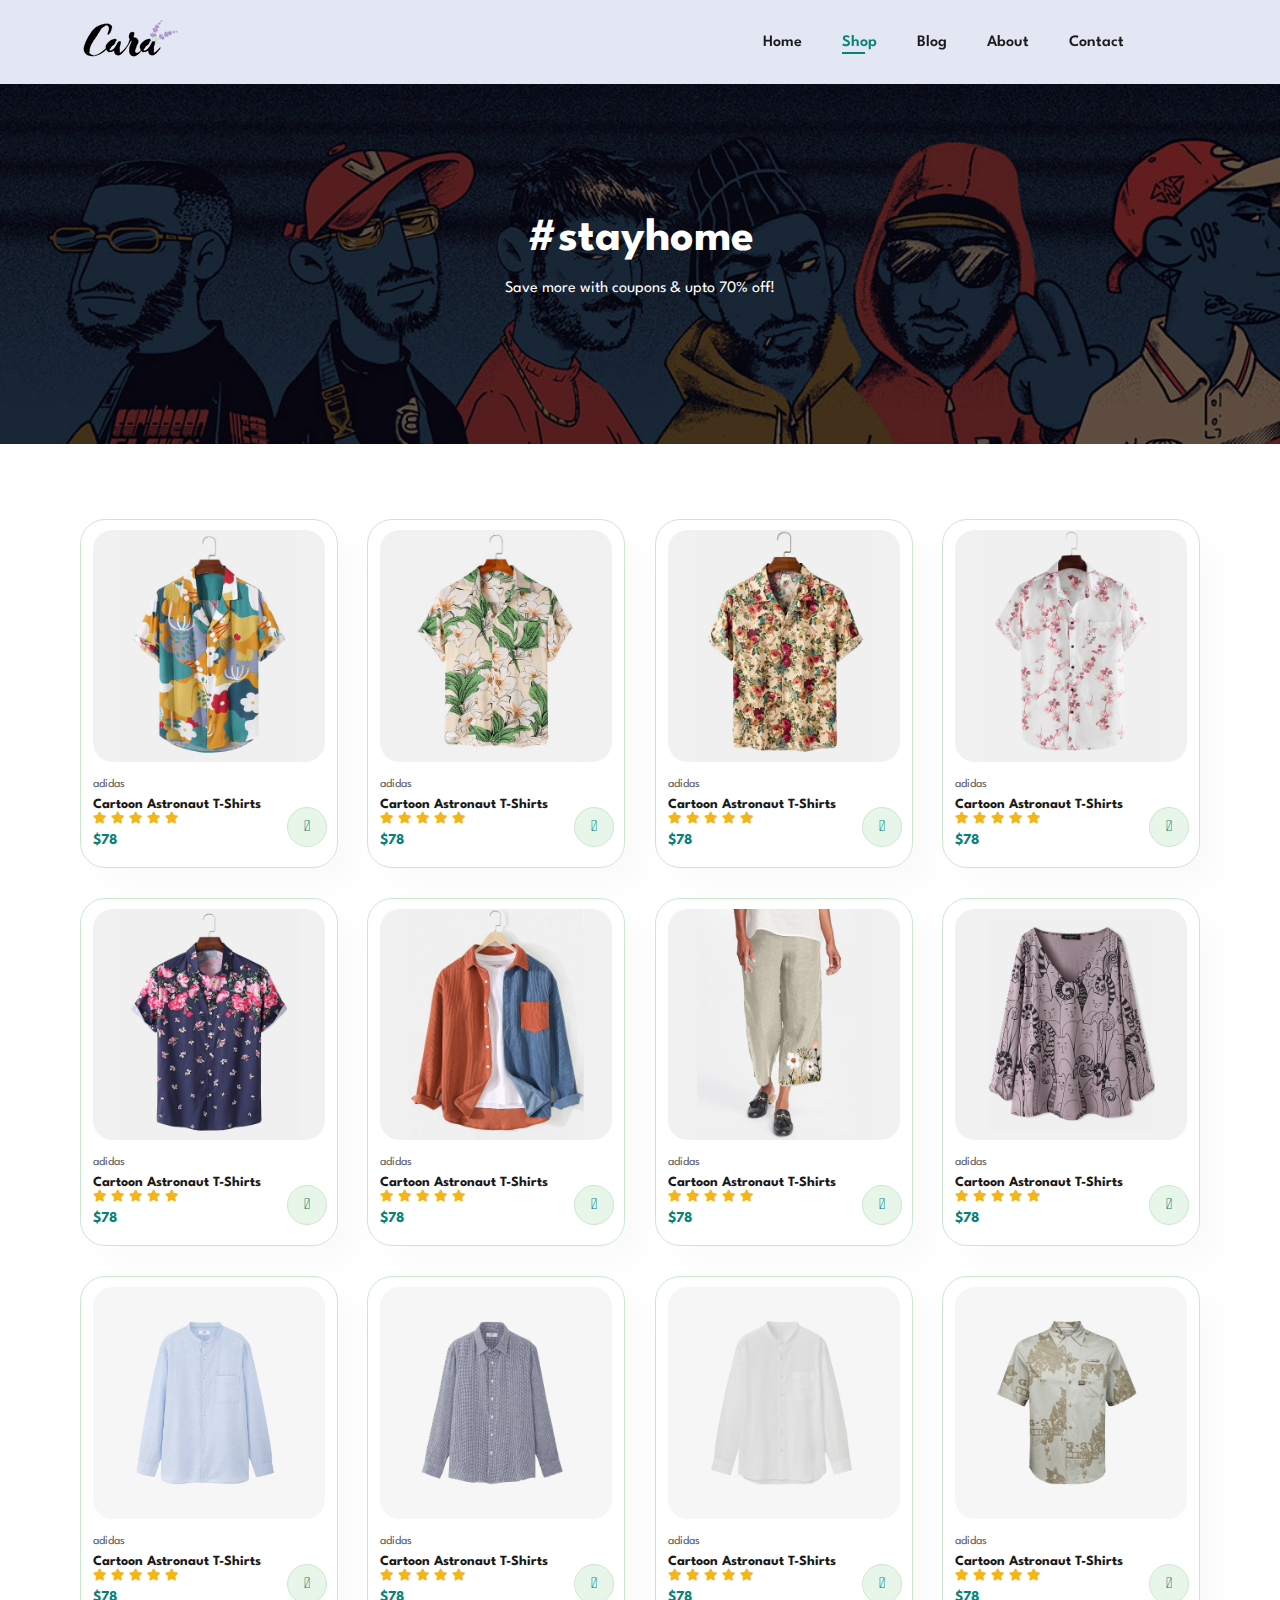
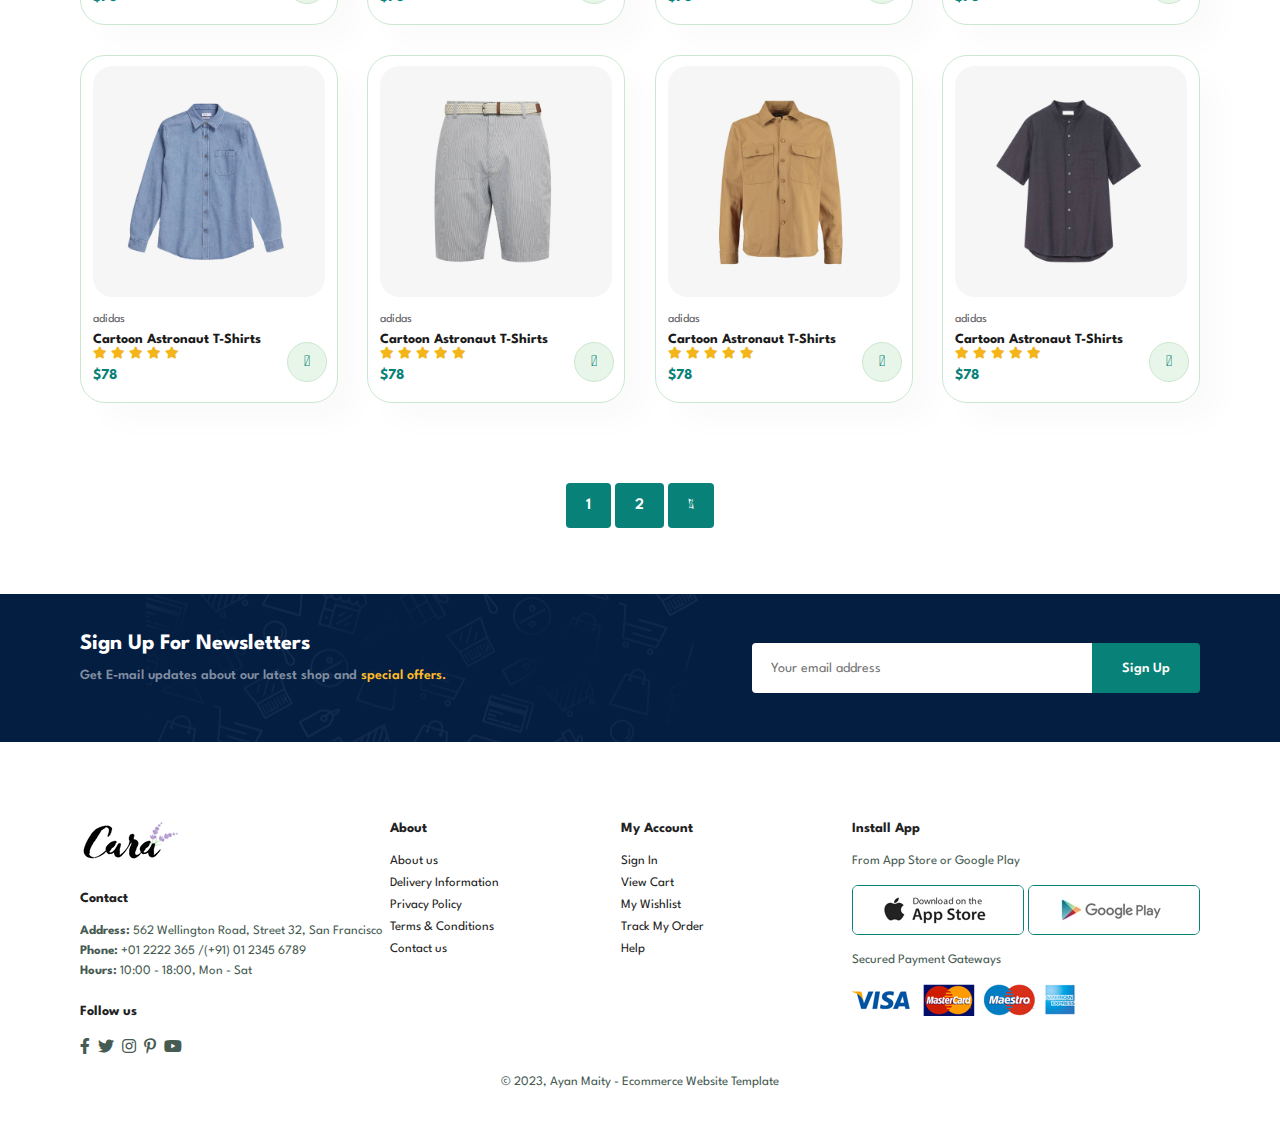
<file: shop.html>
<!DOCTYPE html>
<html lang="en">
  <head>
    <meta charset="UTF-8" />
    <meta name="viewport" content="width=device-width, initial-scale=1.0" />
    <title>Ecommerce Website</title>
    <link
      rel="stylesheet"
      href="https://pro.fontawesome.com/releases/v5.10.0/css/all.css"
    />
    <link rel="stylesheet" href="style.css" />
  </head>
  <body>
    <section id="header">
      <a href="#"><img src="img/logo.png" class="logo" /></a>
      <div>
        <ul id="navbar">
          <li><a href="index.html">Home</a></li>
          <li><a class="active" href="shop.html">Shop</a></li>
          <li><a href="blog.html">Blog</a></li>
          <li><a href="about.html">About</a></li>
          <li><a href="contact.html">Contact</a></li>
          <li id="lg-bag">
            <a href="cart.html"><i class="far fa-shopping-bag"></i></a>
          </li>
          <a href="#" id="close"><i class="far fa-times"></i></a>
        </ul>
      </div>
      <div id="mobile">
        <a href="cart.html"><i class="far fa-shopping-bag"></i></a>
        <i id="bar" class="fas fa-outdent"></i>
      </div>
    </section>

    <section id="page-header">
      <h2>#stayhome</h2>
      <p>Save more with coupons & upto 70% off!</p>
    </section>

    <section id="product-1" class="section-p1">
      <div class="pro-container">
        <div class="pro" onclick="window.location.href='sproduct.html';">
          <img src="img/products/f1.jpg" alt="" />
          <div class="des">
            <span>adidas</span>
            <h5>Cartoon Astronaut T-Shirts</h5>
            <div class="star">
              <i class="fas fa-star"></i>
              <i class="fas fa-star"></i>
              <i class="fas fa-star"></i>
              <i class="fas fa-star"></i>
              <i class="fas fa-star"></i>
            </div>
            <h4>$78</h4>
          </div>
          <a href="#"><i class="fal fa-shopping-cart cart"></i></a>
        </div>
        <div class="pro">
          <img src="img/products/f2.jpg" alt="" />
          <div class="des">
            <span>adidas</span>
            <h5>Cartoon Astronaut T-Shirts</h5>
            <div class="star">
              <i class="fas fa-star"></i>
              <i class="fas fa-star"></i>
              <i class="fas fa-star"></i>
              <i class="fas fa-star"></i>
              <i class="fas fa-star"></i>
            </div>
            <h4>$78</h4>
          </div>
          <a href="#"><i class="fal fa-shopping-cart cart"></i></a>
        </div>
        <div class="pro">
          <img src="img/products/f3.jpg" alt="" />
          <div class="des">
            <span>adidas</span>
            <h5>Cartoon Astronaut T-Shirts</h5>
            <div class="star">
              <i class="fas fa-star"></i>
              <i class="fas fa-star"></i>
              <i class="fas fa-star"></i>
              <i class="fas fa-star"></i>
              <i class="fas fa-star"></i>
            </div>
            <h4>$78</h4>
          </div>
          <a href="#"><i class="fal fa-shopping-cart cart"></i></a>
        </div>
        <div class="pro">
          <img src="img/products/f4.jpg" alt="" />
          <div class="des">
            <span>adidas</span>
            <h5>Cartoon Astronaut T-Shirts</h5>
            <div class="star">
              <i class="fas fa-star"></i>
              <i class="fas fa-star"></i>
              <i class="fas fa-star"></i>
              <i class="fas fa-star"></i>
              <i class="fas fa-star"></i>
            </div>
            <h4>$78</h4>
          </div>
          <a href="#"><i class="fal fa-shopping-cart cart"></i></a>
        </div>
        <div class="pro">
          <img src="img/products/f5.jpg" alt="" />
          <div class="des">
            <span>adidas</span>
            <h5>Cartoon Astronaut T-Shirts</h5>
            <div class="star">
              <i class="fas fa-star"></i>
              <i class="fas fa-star"></i>
              <i class="fas fa-star"></i>
              <i class="fas fa-star"></i>
              <i class="fas fa-star"></i>
            </div>
            <h4>$78</h4>
          </div>
          <a href="#"><i class="fal fa-shopping-cart cart"></i></a>
        </div>
        <div class="pro">
          <img src="img/products/f6.jpg" alt="" />
          <div class="des">
            <span>adidas</span>
            <h5>Cartoon Astronaut T-Shirts</h5>
            <div class="star">
              <i class="fas fa-star"></i>
              <i class="fas fa-star"></i>
              <i class="fas fa-star"></i>
              <i class="fas fa-star"></i>
              <i class="fas fa-star"></i>
            </div>
            <h4>$78</h4>
          </div>
          <a href="#"><i class="fal fa-shopping-cart cart"></i></a>
        </div>
        <div class="pro">
          <img src="img/products/f7.jpg" alt="" />
          <div class="des">
            <span>adidas</span>
            <h5>Cartoon Astronaut T-Shirts</h5>
            <div class="star">
              <i class="fas fa-star"></i>
              <i class="fas fa-star"></i>
              <i class="fas fa-star"></i>
              <i class="fas fa-star"></i>
              <i class="fas fa-star"></i>
            </div>
            <h4>$78</h4>
          </div>
          <a href="#"><i class="fal fa-shopping-cart cart"></i></a>
        </div>
        <div class="pro">
          <img src="img/products/f8.jpg" alt="" />
          <div class="des">
            <span>adidas</span>
            <h5>Cartoon Astronaut T-Shirts</h5>
            <div class="star">
              <i class="fas fa-star"></i>
              <i class="fas fa-star"></i>
              <i class="fas fa-star"></i>
              <i class="fas fa-star"></i>
              <i class="fas fa-star"></i>
            </div>
            <h4>$78</h4>
          </div>
          <a href="#"><i class="fal fa-shopping-cart cart"></i></a>
        </div>
        <div class="pro">
          <img src="img/products/n1.jpg" alt="" />
          <div class="des">
            <span>adidas</span>
            <h5>Cartoon Astronaut T-Shirts</h5>
            <div class="star">
              <i class="fas fa-star"></i>
              <i class="fas fa-star"></i>
              <i class="fas fa-star"></i>
              <i class="fas fa-star"></i>
              <i class="fas fa-star"></i>
            </div>
            <h4>$78</h4>
          </div>
          <a href="#"><i class="fal fa-shopping-cart cart"></i></a>
        </div>
        <div class="pro">
          <img src="img/products/n2.jpg" alt="" />
          <div class="des">
            <span>adidas</span>
            <h5>Cartoon Astronaut T-Shirts</h5>
            <div class="star">
              <i class="fas fa-star"></i>
              <i class="fas fa-star"></i>
              <i class="fas fa-star"></i>
              <i class="fas fa-star"></i>
              <i class="fas fa-star"></i>
            </div>
            <h4>$78</h4>
          </div>
          <a href="#"><i class="fal fa-shopping-cart cart"></i></a>
        </div>
        <div class="pro">
          <img src="img/products/n3.jpg" alt="" />
          <div class="des">
            <span>adidas</span>
            <h5>Cartoon Astronaut T-Shirts</h5>
            <div class="star">
              <i class="fas fa-star"></i>
              <i class="fas fa-star"></i>
              <i class="fas fa-star"></i>
              <i class="fas fa-star"></i>
              <i class="fas fa-star"></i>
            </div>
            <h4>$78</h4>
          </div>
          <a href="#"><i class="fal fa-shopping-cart cart"></i></a>
        </div>
        <div class="pro">
          <img src="img/products/n4.jpg" alt="" />
          <div class="des">
            <span>adidas</span>
            <h5>Cartoon Astronaut T-Shirts</h5>
            <div class="star">
              <i class="fas fa-star"></i>
              <i class="fas fa-star"></i>
              <i class="fas fa-star"></i>
              <i class="fas fa-star"></i>
              <i class="fas fa-star"></i>
            </div>
            <h4>$78</h4>
          </div>
          <a href="#"><i class="fal fa-shopping-cart cart"></i></a>
        </div>
        <div class="pro">
          <img src="img/products/n5.jpg" alt="" />
          <div class="des">
            <span>adidas</span>
            <h5>Cartoon Astronaut T-Shirts</h5>
            <div class="star">
              <i class="fas fa-star"></i>
              <i class="fas fa-star"></i>
              <i class="fas fa-star"></i>
              <i class="fas fa-star"></i>
              <i class="fas fa-star"></i>
            </div>
            <h4>$78</h4>
          </div>
          <a href="#"><i class="fal fa-shopping-cart cart"></i></a>
        </div>
        <div class="pro">
          <img src="img/products/n6.jpg" alt="" />
          <div class="des">
            <span>adidas</span>
            <h5>Cartoon Astronaut T-Shirts</h5>
            <div class="star">
              <i class="fas fa-star"></i>
              <i class="fas fa-star"></i>
              <i class="fas fa-star"></i>
              <i class="fas fa-star"></i>
              <i class="fas fa-star"></i>
            </div>
            <h4>$78</h4>
          </div>
          <a href="#"><i class="fal fa-shopping-cart cart"></i></a>
        </div>
        <div class="pro">
          <img src="img/products/n7.jpg" alt="" />
          <div class="des">
            <span>adidas</span>
            <h5>Cartoon Astronaut T-Shirts</h5>
            <div class="star">
              <i class="fas fa-star"></i>
              <i class="fas fa-star"></i>
              <i class="fas fa-star"></i>
              <i class="fas fa-star"></i>
              <i class="fas fa-star"></i>
            </div>
            <h4>$78</h4>
          </div>
          <a href="#"><i class="fal fa-shopping-cart cart"></i></a>
        </div>
        <div class="pro">
          <img src="img/products/n8.jpg" alt="" />
          <div class="des">
            <span>adidas</span>
            <h5>Cartoon Astronaut T-Shirts</h5>
            <div class="star">
              <i class="fas fa-star"></i>
              <i class="fas fa-star"></i>
              <i class="fas fa-star"></i>
              <i class="fas fa-star"></i>
              <i class="fas fa-star"></i>
            </div>
            <h4>$78</h4>
          </div>
          <a href="#"><i class="fal fa-shopping-cart cart"></i></a>
        </div>
      </div>
    </section>

    <section id="pagination" class="section-p1">
        <a href="#">1</a>
        <a href="#">2</a>
        <a href="#"><i class="fal fa-long-arrow-alt-right"></i></a>
    </section>

    <section id="newsletter" class="section-p1 section-m1">
      <div class="newstext">
        <h4>Sign Up For Newsletters</h4>
        <p>
          Get E-mail updates about our latest shop and
          <span>special offers.</span>
        </p>
      </div>
      <div class="form">
        <input type="text" placeholder="Your email address" />
        <button class="normal">Sign Up</button>
      </div>
    </section>

    <footer class="section-p1">
      <div class="col">
        <img class="logo" src="img/logo.png" alt="" />
        <h4>Contact</h4>
        <p>
          <strong>Address:</strong> 562 Wellington Road, Street 32, San
          Francisco
        </p>
        <p><strong>Phone:</strong> +01 2222 365 /(+91) 01 2345 6789</p>
        <p><strong>Hours:</strong> 10:00 - 18:00, Mon - Sat</p>
        <div class="follow">
          <h4>Follow us</h4>
          <div class="icon">
            <i class="fab fa-facebook-f"></i>
            <i class="fab fa-twitter"></i>
            <i class="fab fa-instagram"></i>
            <i class="fab fa-pinterest-p"></i>
            <i class="fab fa-youtube"></i>
          </div>
        </div>
      </div>

      <div class="col">
        <h4>About</h4>
        <a href="#">About us</a>
        <a href="#">Delivery Information</a>
        <a href="#">Privacy Policy</a>
        <a href="#">Terms & Conditions</a>
        <a href="#">Contact us</a>
      </div>

      <div class="col">
        <h4>My Account</h4>
        <a href="#">Sign In</a>
        <a href="#">View Cart</a>
        <a href="#">My Wishlist</a>
        <a href="#">Track My Order</a>
        <a href="#">Help</a>
      </div>

      <div class="col install">
        <h4>Install App</h4>
        <p>From App Store or Google Play</p>
        <div class="row">
          <img src="img/pay/app.jpg" alt="" />
          <img src="img/pay/play.jpg" alt="" />
        </div>
        <p>Secured Payment Gateways</p>
        <img src="img/pay/pay.png" alt="" />
      </div>

      <div class="copyright">
        <p>© 2023, Ayan Maity - Ecommerce Website Template</p>
      </div>
    </footer>

    <script src="script.js"></script>
  </body>
</html>
</file>
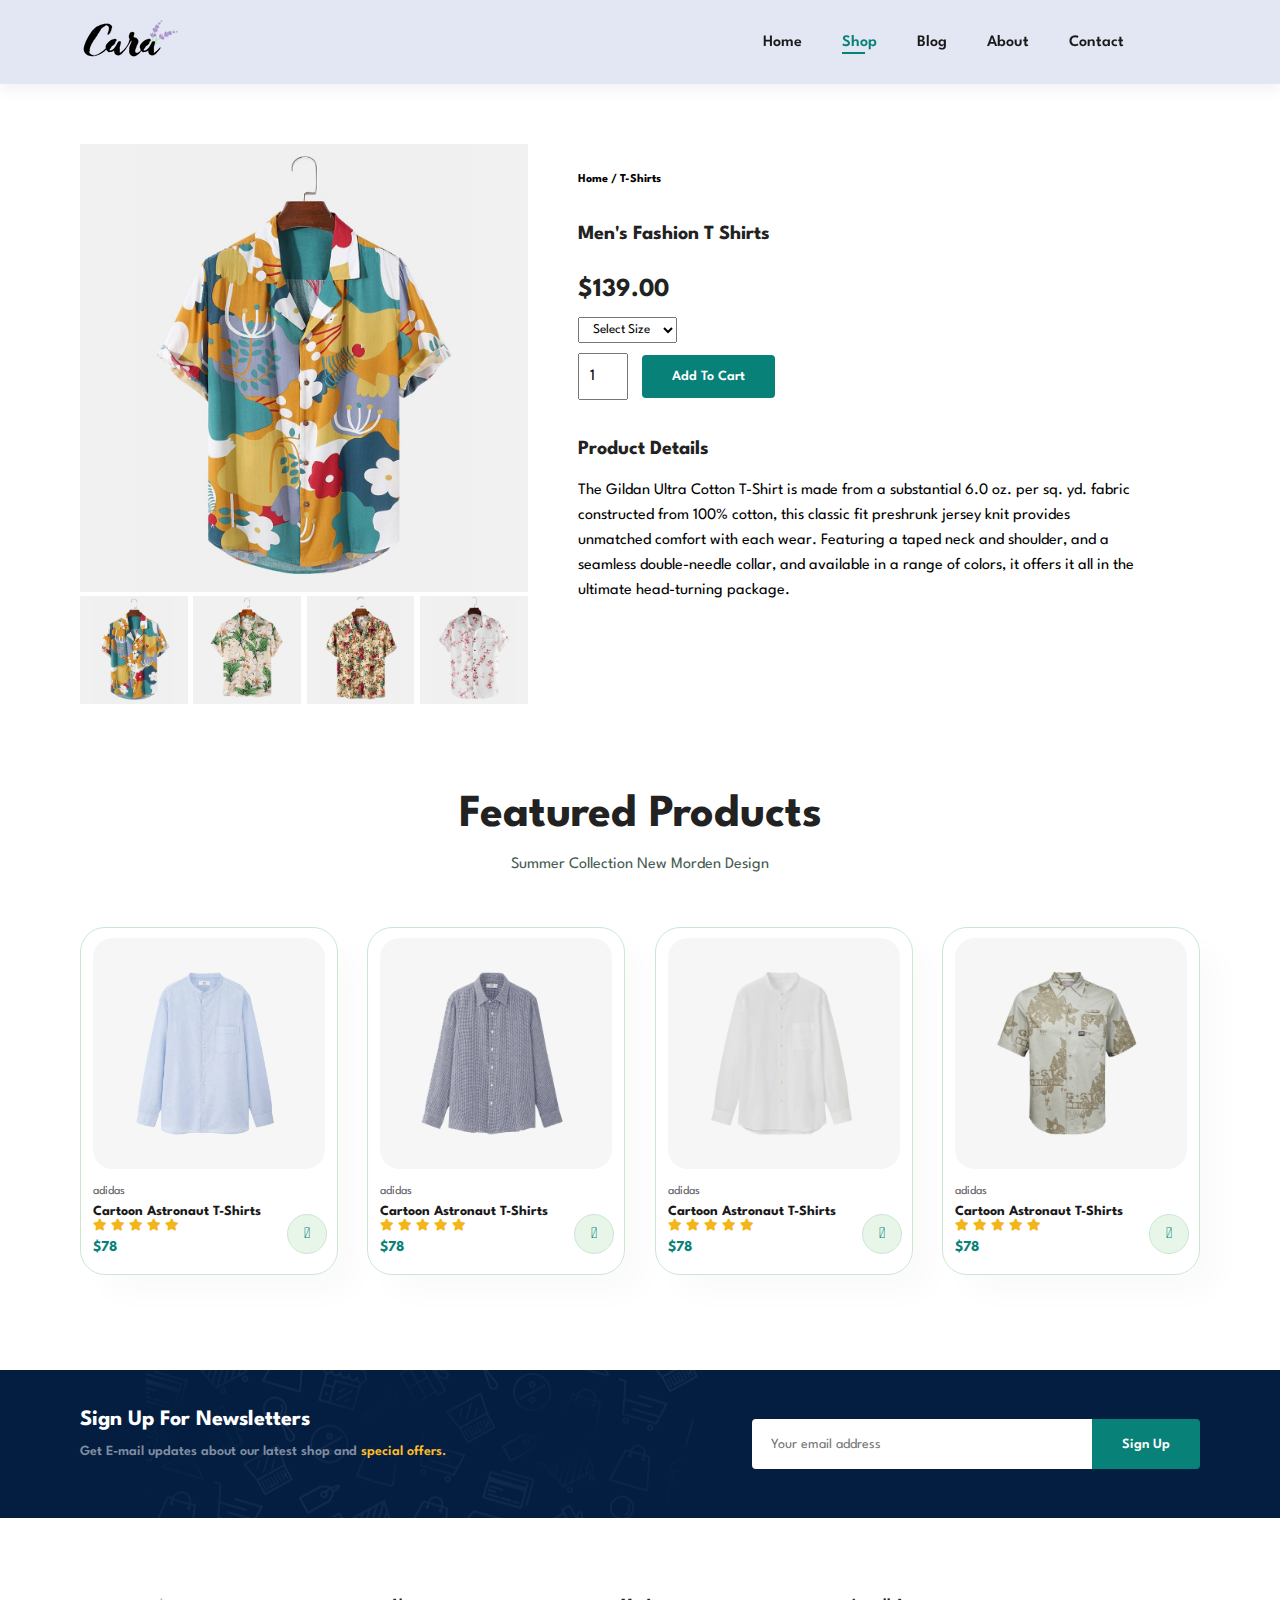
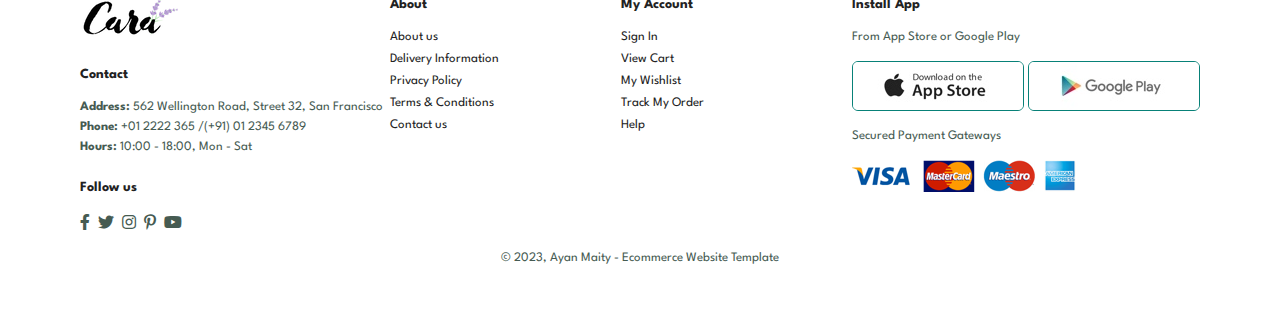
<file: sproduct.html>
<!DOCTYPE html>
<html lang="en">
  <head>
    <meta charset="UTF-8" />
    <meta name="viewport" content="width=device-width, initial-scale=1.0" />
    <title>Ecommerce Website</title>
    <link
      rel="stylesheet"
      href="https://pro.fontawesome.com/releases/v5.10.0/css/all.css"
    />
    <link rel="stylesheet" href="style.css" />
  </head>
  <body>
    <section id="header">
      <a href="#"><img src="img/logo.png" class="logo" /></a>
      <div>
        <ul id="navbar">
          <li><a href="index.html">Home</a></li>
          <li><a class="active" href="shop.html">Shop</a></li>
          <li><a href="blog.html">Blog</a></li>
          <li><a href="about.html">About</a></li>
          <li><a href="contact.html">Contact</a></li>
          <li id="lg-bag">
            <a href="cart.html"><i class="far fa-shopping-bag"></i></a>
          </li>
          <a href="#" id="close"><i class="far fa-times"></i></a>
        </ul>
      </div>
      <div id="mobile">
        <a href="cart.html"><i class="far fa-shopping-bag"></i></a>
        <i id="bar" class="fas fa-outdent"></i>
      </div>
    </section>

    <section id="prodetails" class="section-p1">
      <div class="single-pro-image">
        <img src="img/products/f1.jpg" width="100%" id="MainImg" alt="" />
        <div class="small-image-group">
          <div class="small-image-col">
            <img
              src="img/products/f1.jpg"
              width="100%"
              class="small-image"
              alt=""
            />
          </div>
          <div class="small-image-col">
            <img
              src="img/products/f2.jpg"
              width="100%"
              class="small-image"
              alt=""
            />
          </div>
          <div class="small-image-col">
            <img
              src="img/products/f3.jpg"
              width="100%"
              class="small-image"
              alt=""
            />
          </div>
          <div class="small-image-col">
            <img
              src="img/products/f4.jpg"
              width="100%"
              class="small-image"
              alt=""
            />
          </div>
        </div>
      </div>
      <div class="single-pro-details">
        <h6>Home / T-Shirts</h6>
        <h4>Men's Fashion T Shirts</h4>
        <h2>$139.00</h2>
        <select>
          <option>Select Size</option>
          <option>XL</option>
          <option>XXL</option>
          <option>Small</option>
          <option>Large</option>
        </select>
        <input type="number" value="1" />
        <button class="normal">Add To Cart</button>
        <h4>Product Details</h4>
        <span
          >The Gildan Ultra Cotton T-Shirt is made from a substantial 6.0 oz.
          per sq. yd. fabric constructed from 100% cotton, this classic fit
          preshrunk jersey knit provides unmatched comfort with each wear.
          Featuring a taped neck and shoulder, and a seamless double-needle
          collar, and available in a range of colors, it offers it all in the
          ultimate head-turning package.
        </span>
      </div>
    </section>

    <section id="product-1" class="section-p1">
      <h2>Featured Products</h2>
      <p>Summer Collection New Morden Design</p>
      <div class="pro-container">
        <div class="pro">
          <img src="img/products/n1.jpg" alt="" />
          <div class="des">
            <span>adidas</span>
            <h5>Cartoon Astronaut T-Shirts</h5>
            <div class="star">
              <i class="fas fa-star"></i>
              <i class="fas fa-star"></i>
              <i class="fas fa-star"></i>
              <i class="fas fa-star"></i>
              <i class="fas fa-star"></i>
            </div>
            <h4>$78</h4>
          </div>
          <a href="#"><i class="fal fa-shopping-cart cart"></i></a>
        </div>
        <div class="pro">
          <img src="img/products/n2.jpg" alt="" />
          <div class="des">
            <span>adidas</span>
            <h5>Cartoon Astronaut T-Shirts</h5>
            <div class="star">
              <i class="fas fa-star"></i>
              <i class="fas fa-star"></i>
              <i class="fas fa-star"></i>
              <i class="fas fa-star"></i>
              <i class="fas fa-star"></i>
            </div>
            <h4>$78</h4>
          </div>
          <a href="#"><i class="fal fa-shopping-cart cart"></i></a>
        </div>
        <div class="pro">
          <img src="img/products/n3.jpg" alt="" />
          <div class="des">
            <span>adidas</span>
            <h5>Cartoon Astronaut T-Shirts</h5>
            <div class="star">
              <i class="fas fa-star"></i>
              <i class="fas fa-star"></i>
              <i class="fas fa-star"></i>
              <i class="fas fa-star"></i>
              <i class="fas fa-star"></i>
            </div>
            <h4>$78</h4>
          </div>
          <a href="#"><i class="fal fa-shopping-cart cart"></i></a>
        </div>
        <div class="pro">
          <img src="img/products/n4.jpg" alt="" />
          <div class="des">
            <span>adidas</span>
            <h5>Cartoon Astronaut T-Shirts</h5>
            <div class="star">
              <i class="fas fa-star"></i>
              <i class="fas fa-star"></i>
              <i class="fas fa-star"></i>
              <i class="fas fa-star"></i>
              <i class="fas fa-star"></i>
            </div>
            <h4>$78</h4>
          </div>
          <a href="#"><i class="fal fa-shopping-cart cart"></i></a>
        </div>
      </div>
    </section>

    <section id="newsletter" class="section-p1 section-m1">
      <div class="newstext">
        <h4>Sign Up For Newsletters</h4>
        <p>
          Get E-mail updates about our latest shop and
          <span>special offers.</span>
        </p>
      </div>
      <div class="form">
        <input type="text" placeholder="Your email address" />
        <button class="normal">Sign Up</button>
      </div>
    </section>

    <footer class="section-p1">
      <div class="col">
        <img class="logo" src="img/logo.png" alt="" />
        <h4>Contact</h4>
        <p>
          <strong>Address:</strong> 562 Wellington Road, Street 32, San
          Francisco
        </p>
        <p><strong>Phone:</strong> +01 2222 365 /(+91) 01 2345 6789</p>
        <p><strong>Hours:</strong> 10:00 - 18:00, Mon - Sat</p>
        <div class="follow">
          <h4>Follow us</h4>
          <div class="icon">
            <i class="fab fa-facebook-f"></i>
            <i class="fab fa-twitter"></i>
            <i class="fab fa-instagram"></i>
            <i class="fab fa-pinterest-p"></i>
            <i class="fab fa-youtube"></i>
          </div>
        </div>
      </div>

      <div class="col">
        <h4>About</h4>
        <a href="#">About us</a>
        <a href="#">Delivery Information</a>
        <a href="#">Privacy Policy</a>
        <a href="#">Terms & Conditions</a>
        <a href="#">Contact us</a>
      </div>

      <div class="col">
        <h4>My Account</h4>
        <a href="#">Sign In</a>
        <a href="#">View Cart</a>
        <a href="#">My Wishlist</a>
        <a href="#">Track My Order</a>
        <a href="#">Help</a>
      </div>

      <div class="col install">
        <h4>Install App</h4>
        <p>From App Store or Google Play</p>
        <div class="row">
          <img src="img/pay/app.jpg" alt="" />
          <img src="img/pay/play.jpg" alt="" />
        </div>
        <p>Secured Payment Gateways</p>
        <img src="img/pay/pay.png" alt="" />
      </div>

      <div class="copyright">
        <p>© 2023, Ayan Maity - Ecommerce Website Template</p>
      </div>
    </footer>

    <script>
      var MainImg = document.getElementById("MainImg");
      var smallimg = document.getElementsByClassName("small-image");

      smallimg[0].onclick = function () {
        MainImg.src = smallimg[0].src;
      };
      smallimg[1].onclick = function () {
        MainImg.src = smallimg[1].src;
      };
      smallimg[2].onclick = function () {
        MainImg.src = smallimg[2].src;
      };
      smallimg[3].onclick = function () {
        MainImg.src = smallimg[3].src;
      };
    </script>

    <script src="script.js"></script>
  </body>
</html>
</file>
<file: style.css>
@import url("https://fonts.googleapis.com/css?family=Spartan:wght@100;200;300;400;500;600;700;800;900&display=swap");
* {
  margin: 0;
  padding: 0;
  box-sizing: border-box;
  font-family: "Spartan", sans-serif;
}

h1 {
  font-size: 50px;
  line-height: 64px;
  color: #222;
}

h2 {
  font-size: 46px;
  line-height: 54px;
  color: #222;
}

h4 {
  font-size: 20px;
  color: #222;
}

h6 {
  font-weight: 700;
  font-size: 12px;
}

p {
  font-size: 16px;
  color: #465b52;
  margin: 15px 0 20px 0;
}

.section-p1 {
  padding: 40px 80px;
}

.section-m1 {
  margin: 40px 0;
}

button.normal {
  font-size: 14px;
  font-weight: 600;
  padding: 15px 30px;
  color: #000;
  background-color: #fff;
  border-radius: 4px;
  cursor: pointer;
  border: none;
  outline: none;
  transition: 0.2s;
}

button.white {
  font-size: 13px;
  font-weight: 600;
  padding: 11px 18px;
  color: #fff;
  background-color: transparent;
  cursor: pointer;
  border: 1px solid #fff;
  outline: none;
  transition: 0.2s;
}

body {
  width: 100%;
}

/* Header Start */

#header {
  display: flex;
  align-items: center;
  justify-content: space-between;
  padding: 20px 80px;
  background: #e3e6f3;
  box-shadow: 0 5px 15px rgba(0, 0, 0, 0.06);
  z-index: 999;
  position: sticky;
  top: 0;
  left: 0;
}

#navbar {
  display: flex;
  align-items: center;
  justify-content: center;
}
#navbar li {
  list-style: none;
  padding: 0 20px;
  position: relative;
}
#navbar li a {
  text-decoration: none;
  font-size: 16px;
  font-weight: 600;
  color: #1a1a1a;
}

#navbar li a:hover,
#navbar li a.active {
  color: #088178;
  transition: 0.3s ease;
}

#navbar li a.active::after,
#navbar li a:hover::after {
  content: "";
  width: 30%;
  height: 2px;
  background: #088178;
  position: absolute;
  bottom: -4px;
  left: 20px;
}

#mobile {
  display: none;
  align-items: center;
}

#close {
  display: none;
}

/* Home Page */
#hero {
  background-image: url("img/hero4.png");
  height: 90vh;
  width: 100%;
  background-size: cover;
  background-position: top 25% right 0;
  padding: 0 80px;
  display: flex;
  flex-direction: column;
  align-items: flex-start;
  justify-content: center;
}
#hero h4 {
  padding-bottom: 15px;
}
#hero h1 {
  color: #088178;
}
#hero button {
  background-image: url("img/button.png");
  background-color: transparent;
  color: #088178;
  border: 0;
  padding: 14px 80px 14px 65px;
  cursor: pointer;
  font-weight: 700;
  font-size: 15px;
}

#feature {
  display: flex;
  align-items: center;
  justify-content: space-between;
  flex-wrap: wrap;
}

#feature .fe-box {
  width: 180px;
  text-align: center;
  padding: 25px 15px;
  box-shadow: 20px 20px 34px rgba(0, 0, 0, 0.03);
  border: 1px solid #cce7d0;
  border-radius: 4px;
  margin: 15px 0;
}

#feature .fe-box:hover {
  box-shadow: 10px 10px 54px rgba(70, 62, 221, 0.1);
}

#feature .fe-box img {
  width: 100%;
  margin-bottom: 10px;
}

#feature .fe-box h6 {
  display: inline-block;
  padding: 9px 8px 6px 8px;
  line-height: 1;
  border-radius: 4px;
  color: #088178;
  background-color: #fddde4;
}

#feature .fe-box:nth-child(2) h6 {
  background-color: #cdebbc;
}

#feature .fe-box:nth-child(3) h6 {
  background-color: #d1e8f2;
}

#feature .fe-box:nth-child(4) h6 {
  background-color: #cdd4f8;
}

#feature .fe-box:nth-child(5) h6 {
  background-color: #f6dbf6;
}

#feature .fe-box:nth-child(6) h6 {
  background-color: #fff2e5;
}

#product-1 {
  text-align: center;
}

#product-1 .pro-container {
  display: flex;
  justify-content: space-between;
  padding-top: 20px;
  flex-wrap: wrap;
}

#product-1 .pro {
  width: 23%;
  min-width: 250px;
  padding: 10px 12px;
  border: 1px solid #cce7d0;
  border-radius: 25px;
  cursor: pointer;
  box-shadow: 20px 20px 30px rgba(0, 0, 0, 0.02);
  margin: 15px 0;
  transition: 0.2s ease;
  position: relative;
}

#product-1 .pro:hover {
  box-shadow: 20px 20px 30px rgba(0, 0, 0, 0.06);
}

#product-1 .pro img {
  width: 100%;
  border-radius: 20px;
}

#product-1 .pro .des {
  text-align: start;
  padding: 10px 0;
}

#product-1 .pro .des span {
  color: #606063;
  font-size: 12px;
}

#product-1 .pro .des h5 {
  padding-top: 7px;
  color: #1a1a1a;
  font-size: 14px;
}

#product-1 .pro .des i {
  font-size: 12px;
  color: rgb(243, 181, 23);
}

#product-1 .pro .des h4 {
  padding-top: 7px;
  font-size: 15px;
  font-weight: 700;
  color: #088178;
}

#product-1 .pro .cart {
  width: 40px;
  height: 40px;
  line-height: 40px;
  border-radius: 50px;
  background-color: #e8f6ea;
  font-weight: 500;
  color: #088178;
  border: 1px solid #cce7d0;
  position: absolute;
  bottom: 20px;
  right: 10px;
}

#banner {
  display: flex;
  flex-direction: column;
  justify-content: center;
  align-items: center;
  text-align: center;
  background-image: url("img/banner/b2.jpg");
  width: 100%;
  height: 40vh;
  background-size: cover;
  background-position: center;
}

#banner h4 {
  color: #fff;
  font-size: 16px;
}

#banner h2 {
  color: #fff;
  font-size: 30px;
  padding: 10px 0;
}

#banner h2 span {
  color: #ef3636;
}

#banner button:hover {
  background-color: #088178;
  color: #fff;
}

#sm-banner {
  display: flex;
  justify-content: space-between;
  flex-wrap: wrap;
}

#sm-banner .banner-box {
  display: flex;
  flex-direction: column;
  justify-content: center;
  align-items: flex-start;
  background-image: url("img/banner/b17.jpg");
  min-width: 650px;
  height: 50vh;
  background-size: cover;
  background-position: center;
  padding: 30px;
}

#sm-banner .banner-box2 {
  background-image: url("img/banner/b10.jpg");
}

#sm-banner h4 {
  color: #fff;
  font-size: 20px;
  font-weight: 300;
}

#sm-banner h2 {
  color: #fff;
  font-size: 28px;
  font-weight: 800;
}

#sm-banner span {
  color: #fff;
  font-size: 14px;
  font-weight: 500;
  padding-bottom: 15px;
}

#sm-banner .banner-box:hover button {
  background-color: #088178;
  border: 1px solid #088178;
}

#banner3 {
  display: flex;
  justify-content: space-between;
  flex-wrap: wrap;
  padding: 0 80px;
}

#banner3 .banner-box {
  display: flex;
  flex-direction: column;
  justify-content: center;
  align-items: flex-start;
  background-image: url("img/banner/b7.jpg");
  min-width: 30%;
  height: 30vh;
  background-size: cover;
  background-position: center;
  padding: 20px;
  margin-bottom: 20px;
}

#banner3 .banner-box2 {
  background-image: url("img/banner/b4.jpg");
}

#banner3 .banner-box3 {
  background-image: url("img/banner/b18.jpg");
}

#banner3 h2 {
  color: #fff;
  font-size: 22px;
  font-weight: 900;
}

#banner3 h3 {
  color: #ec544e;
  font-size: 15px;
  font-weight: 800;
}

#newsletter {
  display: flex;
  justify-content: space-between;
  flex-wrap: wrap;
  align-items: center;
  background-image: url("img/banner/b14.png");
  background-repeat: no-repeat;
  background-position: 20% 30%;
  background-color: #041e42;
}

#newsletter h4 {
  font-size: 22px;
  font-weight: 700;
  color: #fff;
}

#newsletter p {
  font-size: 14px;
  font-weight: 600;
  color: #818ea0;
}

#newsletter p span {
  color: #ffbd27;
}

#newsletter .form {
  display: flex;
  width: 40%;
}

#newsletter input {
  height: 3.125rem;
  padding: 0 1.25em;
  font-size: 14px;
  width: 100%;
  border: 1px solid transparent;
  border-radius: 4px;
  outline: none;
  border-top-right-radius: 0;
  border-bottom-right-radius: 0;
}

#newsletter button {
  background-color: #088178;
  color: #fff;
  white-space: nowrap;
  border-top-left-radius: 0;
  border-bottom-left-radius: 0;
}

footer {
  display: flex;
  flex-wrap: wrap;
  justify-content: space-between;
}

footer .col {
  display: flex;
  flex-direction: column;
  align-items: flex-start;
  margin-bottom: 20px;
  min-width: 20%;
}

footer .logo {
  margin-bottom: 30px;
}

footer h4 {
  font-size: 14px;
  padding-bottom: 20px;
}

footer p {
  font-size: 13px;
  margin: 0 0 8px 0;
}

footer a {
  font-size: 13px;
  text-decoration: none;
  color: #222;
  margin-bottom: 10px;
}

footer .follow {
  margin-top: 20px;
}

footer .follow i {
  color: #465b52;
  padding-right: 4px;
  cursor: pointer;
}

footer .install .row img {
  border: 1px solid #088178;
  border-radius: 6px;
}

footer .install img {
  margin: 10px 0 15px 0;
}

footer .follow i:hover,
footer a:hover {
  color: #088178;
}

footer .copyright {
  width: 100%;
  text-align: center;
}

/* Shop Page */

#page-header {
  background-image: url("img/banner/b1.jpg");
  width: 100%;
  height: 40vh;
  background-size: cover;
  display: flex;
  justify-content: center;
  text-align: center;
  flex-direction: column;
  padding: 14px;
}

#page-header h2,
#page-header p {
  color: #fff;
}

#pagination {
  text-align: center;
}

#pagination a {
  text-decoration: none;
  background-color: #088178;
  padding: 15px 20px;
  border-radius: 4px;
  color: #fff;
  font-weight: 600;
}

#pagination a i {
  font-size: 16px;
  font-weight: 600;
}

/* Single Product */

#prodetails {
  display: flex;
  margin-top: 20px;
}

#prodetails .single-pro-image {
  width: 40%;
  margin-right: 50px;
}

.small-image-group {
  display: flex;
  justify-content: space-between;
}

.small-image-col {
  flex-basis: 24%;
  cursor: pointer;
}

#prodetails .single-pro-details {
  width: 50%;
  padding-top: 30px;
}

#prodetails .single-pro-details h4 {
  padding: 40px 0 20px 0;
}

#prodetails .single-pro-details h2 {
  font-size: 26px;
}

#prodetails .single-pro-details select {
  display: block;
  padding: 5px 10px;
  margin-bottom: 10px;
}

#prodetails .single-pro-details input {
  width: 50px;
  height: 47px;
  padding-left: 10px;
  font-size: 16px;
  margin-right: 10px;
}

#prodetails .single-pro-details input:focus {
  outline: none;
}

#prodetails .single-pro-details button {
  background-color: #088178;
  color: #fff;
}

#prodetails .single-pro-details span {
  line-height: 25px;
}

/* Blog Page */

#page-header.blog-header {
  background-image: url("img/banner/b19.jpg");
}

#blog {
  padding: 150px 150px 0 150px;
}

#blog .blog-box {
  display: flex;
  align-items: center;
  width: 100%;
  position: relative;
  padding-bottom: 90px;
}

#blog .blog-img {
  width: 50%;
  margin-right: 40px;
}

#blog img {
  width: 100%;
  height: 300px;
  object-fit: cover;
}

#blog .blog-details {
  width: 50%;
}

#blog .blog-details a {
  text-decoration: none;
  font-size: 11px;
  color: #000;
  font-weight: 700;
  position: relative;
  transition: 0.3s;
}

#blog .blog-details a::after {
  content: "";
  width: 50px;
  height: 1px;
  background-color: #000;
  position: absolute;
  top: 4px;
  right: -60px;
}

#blog .blog-details a:hover {
  color: #088178;
}

#blog .blog-details a:hover::after {
  background-color: #088178;
}

#blog .blog-box h1 {
  position: absolute;
  top: -40px;
  left: 0;
  font-size: 70px;
  font-weight: 700;
  color: #c9cbce;
  z-index: -9;
}

/* About Page */

#page-header.about-header {
  background-image: url("img/about/banner.png");
}

#about-head {
  display: flex;
  align-items: center;
}

#about-head img {
  width: 50%;
  height: auto;
}

#about-head div {
  padding: 40px;
}

#about-app {
  text-align: center;
}

#about-app .video {
  width: 70%;
  height: 100%;
  margin: 30px auto 0 auto;
}

#about-app .video video {
  width: 100%;
  height: 100%;
  border-radius: 20px;
}

/* Contact Page */

#contact-details {
  display: flex;
  align-items: center;
  justify-content: space-between;
}

#contact-details .details {
  width: 40%;
}

#contact-details .details span,
#form-details form span {
  font-size: 12px;
}

#contact-details .details h2,
#form-details form h2 {
  font-size: 26px;
  line-height: 36px;
  padding: 20px 0;
}

#contact-details .details h3 {
  font-size: 16px;
  padding-bottom: 15px;
}

#contact-details .details li {
  list-style: none;
  display: flex;
  padding: 10px 0;
}

#contact-details .details li i {
  font-size: 14px;
  padding-right: 22px;
}

#contact-details .details li p {
  margin: 0;
  font-size: 14px;
}

#contact-details .map {
  width: 55%;
  height: 400px;
}

#contact-details .map iframe {
  width: 100%;
  height: 100%;
}

#form-details {
  display: flex;
  justify-content: space-between;
  margin: 30px;
  padding: 80px;
  border: 1px solid #e1e1e1;
}

#form-details form {
  width: 65%;
  display: flex;
  flex-direction: column;
  align-items: flex-start;
}

#form-details form input,
#form-details form textarea {
  width: 100%;
  padding: 12px 15px;
  outline: none;
  margin-bottom: 20px;
  border: 1px solid #e1e1e1;
}

#form-details form button {
  background-color: #088178;
  color: #fff;
}

#form-details .people div {
  padding-bottom: 25px;
  display: flex;
  align-items: flex-start;
}

#form-details .people div img {
  width: 65px;
  height: 65px;
  object-fit: cover;
  margin-right: 15px;
}

#form-details .people div p {
  margin: 0;
  font-size: 13px;
  line-height: 25px;
}

#form-details .people div p span {
  display: block;
  font-size: 16px;
  font-weight: 600;
  color: #000;
}

/* Cart Page */

#cart {
  overflow-x: auto;
}

#cart table {
  width: 100%;
  border-collapse: collapse;
  table-layout: fixed;
  white-space: nowrap;
}

#cart table img {
  width: 70px;
}

#cart table td:nth-child(1) {
  width: 100px;
  text-align: center;
}

#cart table td:nth-child(2) {
  width: 150px;
  text-align: center;
}

#cart table td:nth-child(3) {
  width: 250px;
  text-align: center;
}

#cart table td:nth-child(4),
#cart table td:nth-child(5),
#cart table td:nth-child(6) {
  width: 150px;
  text-align: center;
}

#cart table td:nth-child(5) input {
  width: 70px;
  padding: 10px 5px 10px 15px;
}

#cart table thead {
  border: 1px solid #e2e9e1;
  border-left: none;
  border-right: none;
}

#cart table thead td {
  font-weight: 700;
  text-transform: uppercase;
  font-size: 13px;
  padding: 18px 0;
}

#cart table tbody tr td {
  padding-top: 15px;
}

#cart table tbody td {
  font-size: 13px;
}

#cart-add {
  display: flex;
  flex-wrap: wrap;
  justify-content: space-between;
}

#coupon {
  width: 50%;
  margin-bottom: 30px;
}

#coupon h3,
#subtotal h3 {
  padding-bottom: 15px;
}

#coupon input {
  padding: 10px 20px;
  outline: none;
  width: 60%;
  margin-right: 10px;
  border: 1px solid #e2e9e1;
}

#coupon button,
#subtotal button {
  background-color: #088178;
  color: #fff;
  padding: 12px 20px;
}

#subtotal {
  width: 50%;
  margin-bottom: 30px;
  border: 1px solid #e2e9e1;
  padding: 30px;
}

#subtotal table {
  border-collapse: collapse;
  width: 100%;
  margin-bottom: 20px;
}

#subtotal table td {
  width: 50%;
  border: 1px solid #e2e9e1;
  padding: 10px;
  font-size: 13px;
}

/* Start Media Query */

@media (max-width: 899px) {
  .section-p1 {
    padding: 40px 40px;
  }

  #navbar {
    display: flex;
    flex-direction: column;
    align-items: flex-start;
    justify-content: flex-start;
    position: fixed;
    top: 0;
    right: -300px;
    height: 100vh;
    width: 300px;
    background-color: #e3e6f3;
    box-shadow: 0 40px 60px rgba(0, 0, 0, 0.1);
    padding: 80px 0 0 10px;
    transition: 0.8s ease;
  }

  #navbar.active {
    right: 0px;
  }

  #navbar li {
    margin-bottom: 30px;
  }

  #mobile {
    display: flex;
    align-items: center;
  }

  #mobile i {
    color: #1a1a1a;
    font-size: 24px;
    padding-left: 20px;
  }

  #close {
    display: initial;
    position: absolute;
    top: 30px;
    left: 30px;
    color: #222;
    font-size: 24px;
  }

  #lg-bag {
    display: none;
  }

  #hero {
    height: 70vh;
    padding: 0 80px;
    background-position: top 30% right 30%;
  }

  #feature {
    justify-content: center;
  }

  #feature .fe-box {
    margin: 15px 15px;
  }

  #product-1 .pro-container {
    justify-content: center;
  }

  #product-1 .pro {
    margin: 15px;
  }

  #banner {
    height: 20vh;
  }

  #sm-banner .banner-box {
    min-width: 100%;
    height: 30vh;
  }

  #sm-banner .banner-box2 {
    margin-top: 20px;
  }

  #banner3 {
    padding: 0 40px;
  }

  #banner3 .banner-box {
    width: 28%;
  }

  #newsletter .form {
    width: 70%;
  }

  /* Contact Page */

  #form-details {
    padding: 40px;
  }

  #form-details form {
    width: 50%;
  }
}

@media (max-width: 477px) {
  #header {
    padding: 10px 30px;
  }

  #hero {
    padding: 0 20px;
    background-position: 55%;
  }

  h1 {
    font-size: 38px;
  }

  h2 {
    font-size: 32px;
  }

  .section-p1 {
    padding: 20px;
  }

  #feature .fe-box {
    width: 155px;
    margin: 0 0 15px 0;
  }

  #feature {
    justify-content: space-between;
  }

  #product-1 .pro {
    width: 100%;
  }

  #banner {
    height: 40vh;
  }

  #sm-banner .banner-box {
    height: 40vh;
  }

  #sm-banner .banner-box2 {
    margin-top: 20px;
  }

  #banner3 {
    padding: 0 20px;
  }

  #banner3 .banner-box {
    width: 100%;
  }

  #newsletter {
    padding: 40px 20px;
  }

  #newsletter .form {
    width: 100%;
  }

  /* Single Product */

  #prodetails {
    display: flex;
    flex-direction: column;
  }

  #prodetails .single-pro-image {
    width: 100%;
  }

  #prodetails .single-pro-details {
    width: 100%;
  }

  /* Blog Page */

  #blog {
    padding: 100px 20px 0 20px;
  }

  #blog .blog-box {
    display: flex;
    flex-direction: column;
    align-items: flex-start;
  }

  #blog .blog-img {
    width: 100%;
    margin-right: 0px;
    margin-bottom: 30px;
  }

  #blog .blog-details {
    width: 100%;
  }

  /* About Page */

  #about-head {
    flex-direction: column;
  }

  #about-head img {
    width: 100%;
    margin-bottom: 20px;
  }

  #about-head div {
    padding: 0px;
  }

  #about-app .video {
    width: 100%;
  }

  /* Contact Page */

  #contact-details {
    flex-direction: column;
  }

  #contact-details .details {
    width: 100%;
    margin-bottom: 30px;
  }

  #contact-details .map {
    width: 100%;
  }

  #form-details {
    margin: 10px;
    padding: 30px 10px;
    flex-wrap: wrap;
  }

  #form-details form {
    width: 100%;
    margin-bottom: 30px;
  }

  /* Cart Page */

  #cart-add {
    flex-direction: column;
  }

  #coupon {
    width: 100%;
  }
  #subtotal {
    width: 100%;
    padding: 20px;
  }
}
</file>
